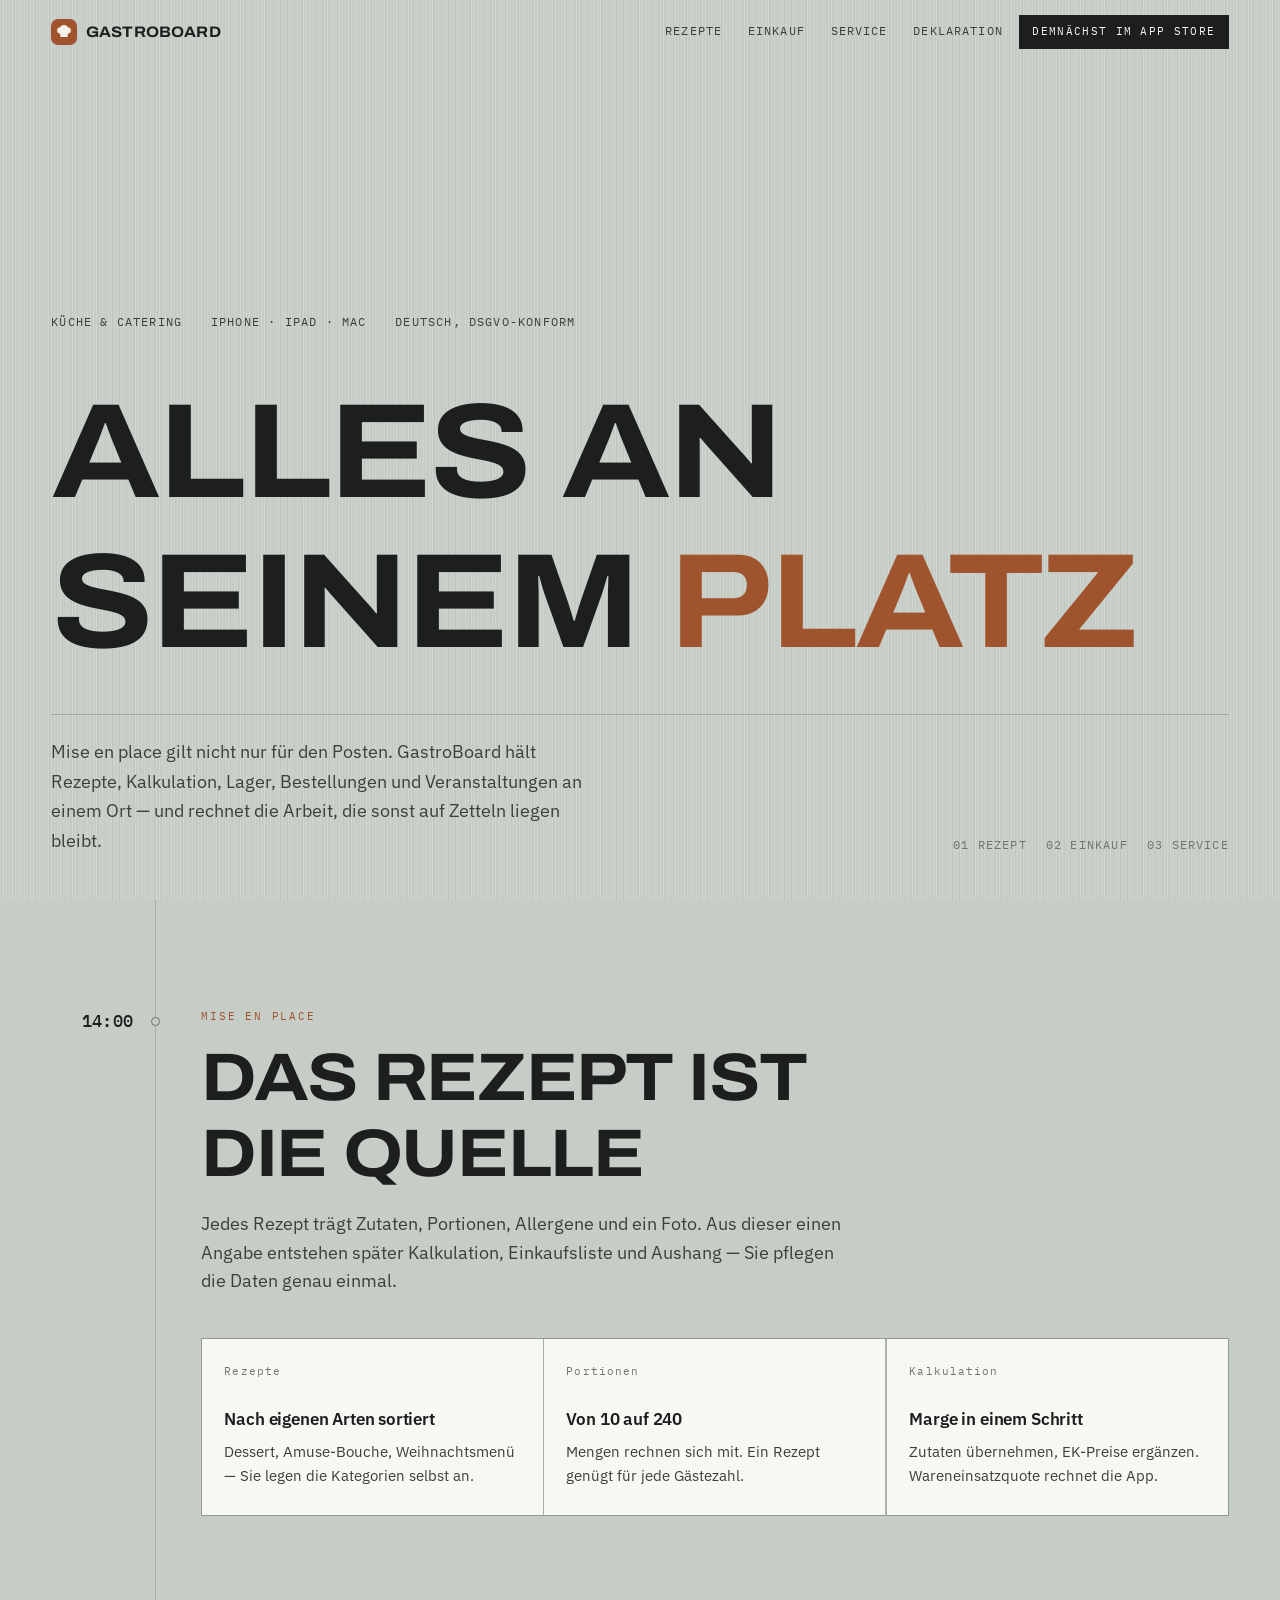
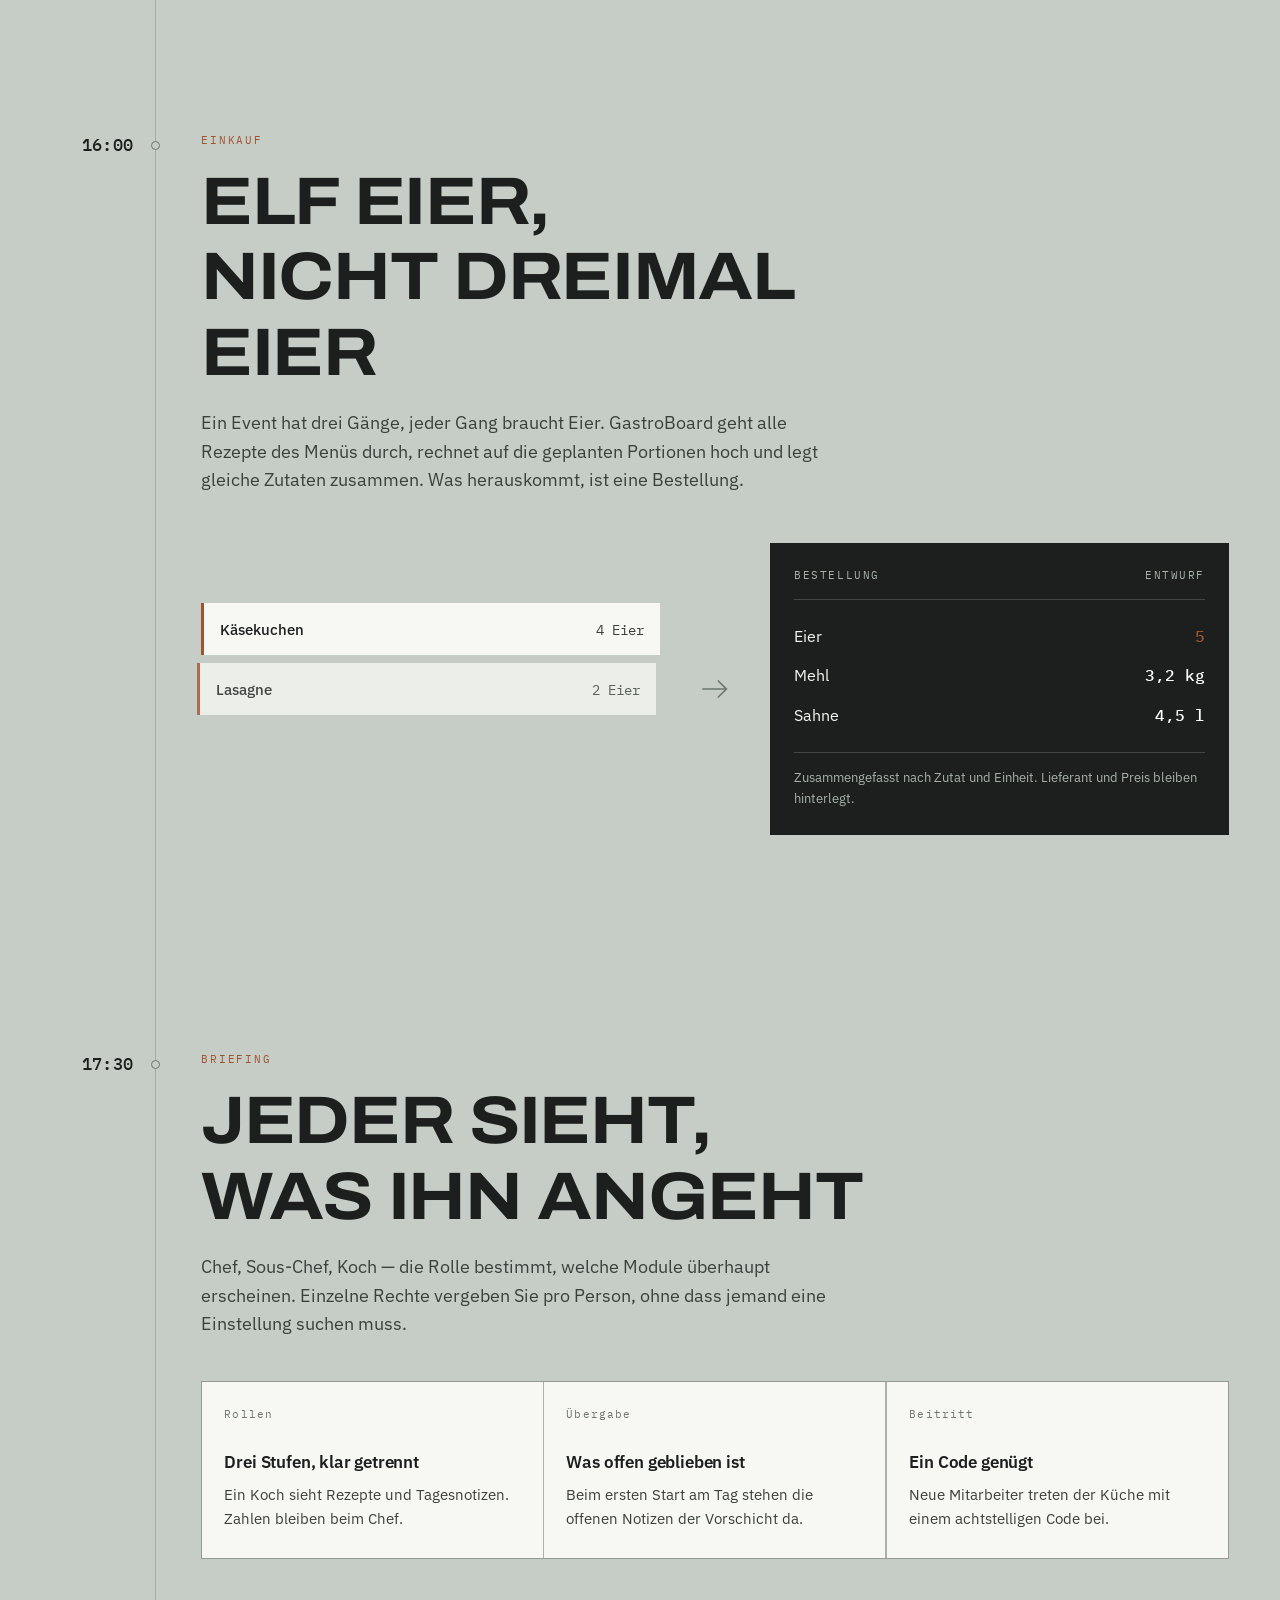
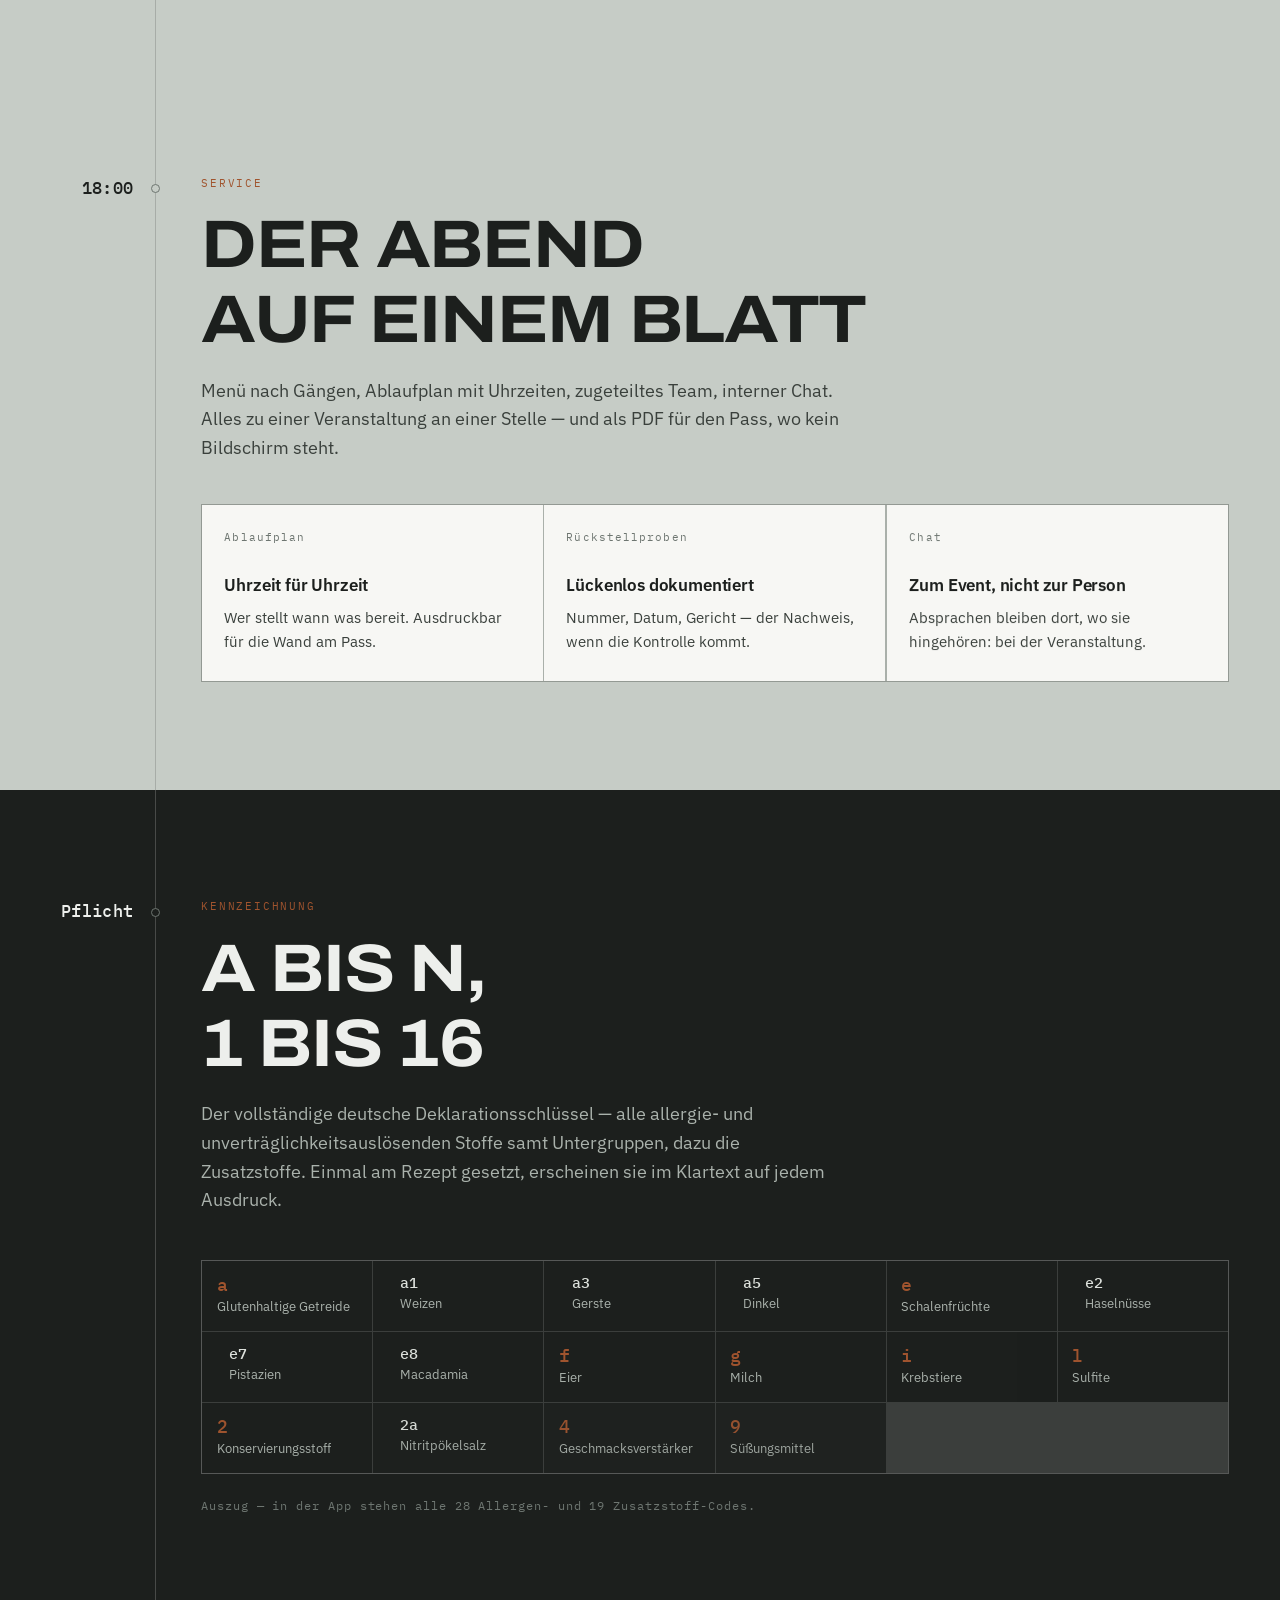
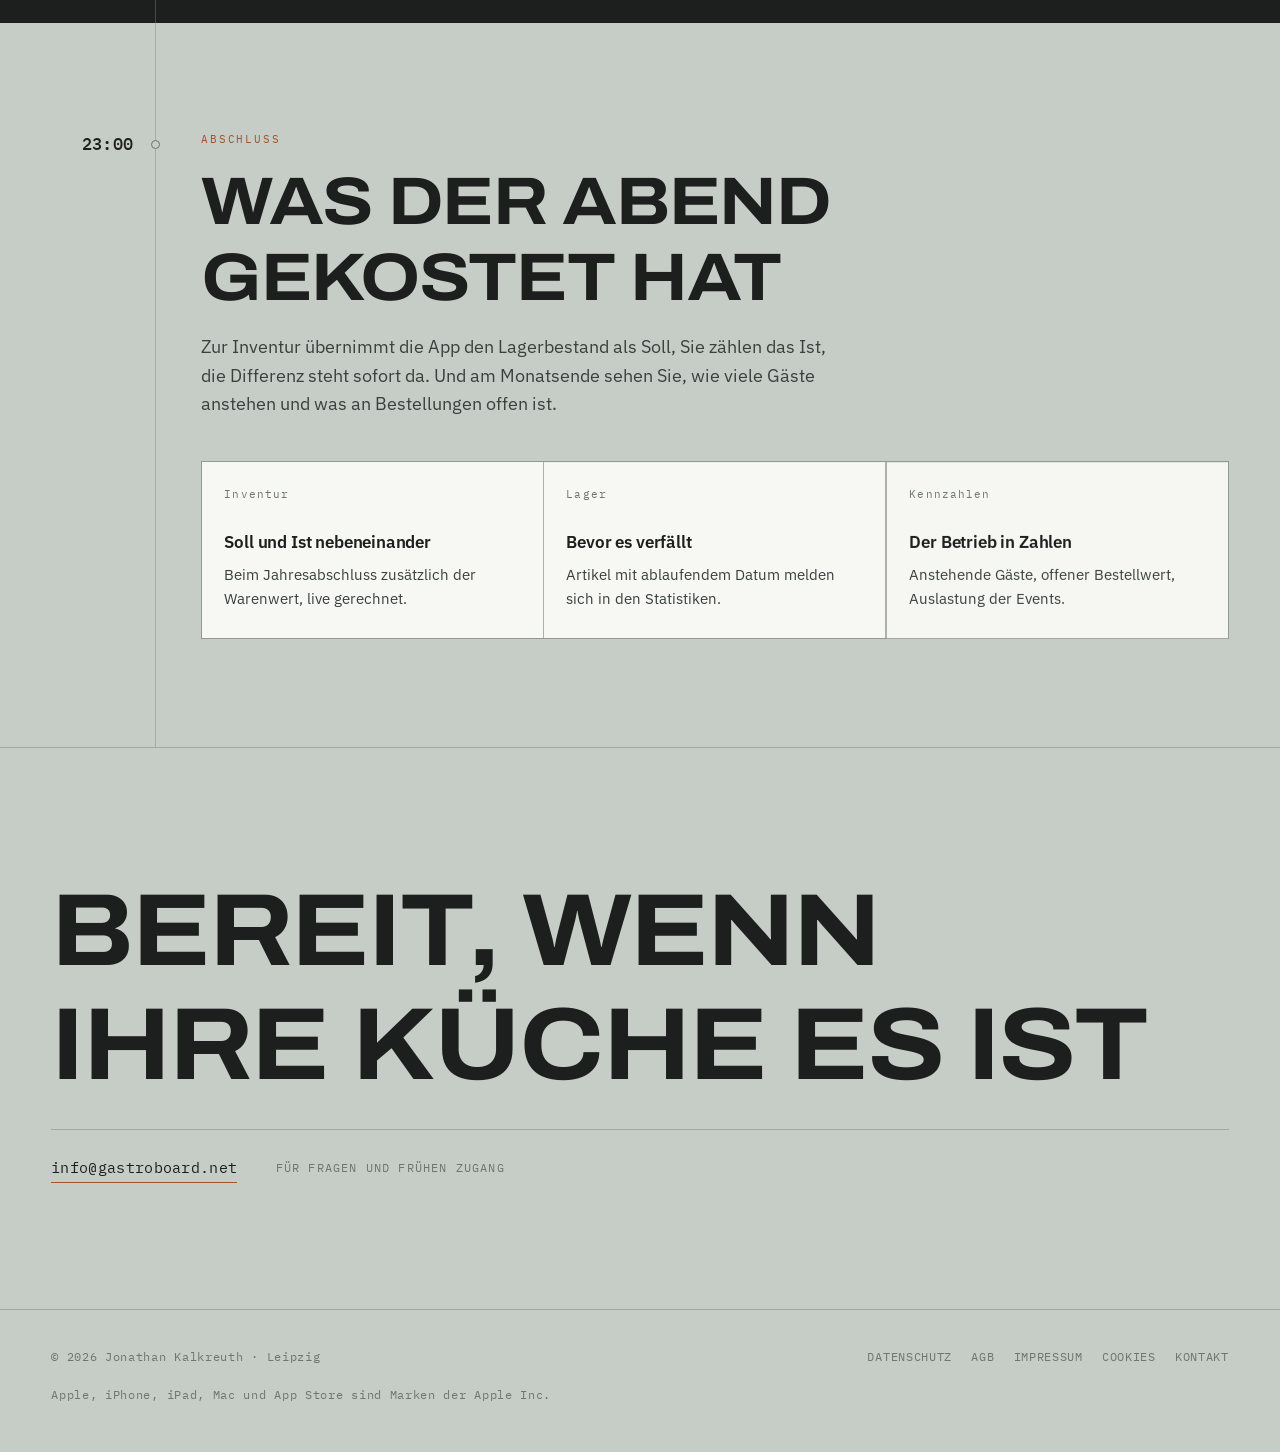
<file: index.html>
<!DOCTYPE html>
<html lang="de">
<head>
<meta charset="utf-8">
<meta name="viewport" content="width=device-width, initial-scale=1">
<title>GastroBoard — Alles an seinem Platz</title>
<meta name="description" content="Rezepte, Kalkulation, Lager, Inventur und Veranstaltungen in einer App. Für professionelle Küchen und Catering. iPhone, iPad und Mac.">
<link rel="canonical" href="https://gastroboard.net/">

<meta property="og:type" content="website">
<meta property="og:locale" content="de_DE">
<meta property="og:site_name" content="GastroBoard">
<meta property="og:title" content="GastroBoard — Alles an seinem Platz">
<meta property="og:description" content="Die Küchenverwaltung, die dem Tag folgt: Mise en place, Einkauf, Briefing, Service, Abschluss.">
<meta property="og:url" content="https://gastroboard.net/">
<meta name="twitter:card" content="summary_large_image">

<link rel="icon" href="/assets/logo.svg" type="image/svg+xml">
<link rel="apple-touch-icon" href="/assets/logo.svg">

<link rel="preload" href="/fonts/archivo-var.woff2" as="font" type="font/woff2" crossorigin>
<link rel="preload" href="/fonts/plex-sans-400.woff2" as="font" type="font/woff2" crossorigin>
<link rel="stylesheet" href="/css/style.css">
</head>
<body>

<a class="skip" href="#main">Zum Inhalt springen</a>

<header class="top" id="top">
  <a class="mark" href="/" aria-label="GastroBoard, Startseite">
    <svg viewBox="0 0 512 512" aria-hidden="true">
      <rect width="512" height="512" rx="112" fill="#A0542E"/>
      <g fill="#F7F1E9">
        <circle cx="256" cy="196" r="78"/><circle cx="184" cy="224" r="62"/><circle cx="328" cy="224" r="62"/>
        <rect x="178" y="216" width="156" height="94" rx="20"/>
        <path d="M194 296h124a11 11 0 0 1 11 11v36a13 13 0 0 1-13 13H196a13 13 0 0 1-13-13v-36a11 11 0 0 1 11-11z"/>
      </g>
    </svg>
    <span>GastroBoard</span>
  </a>

  <nav aria-label="Abschnitte">
    <a href="#mise">Rezepte</a>
    <a href="#einkauf">Einkauf</a>
    <a href="#service">Service</a>
    <a href="#deklaration">Deklaration</a>
  </nav>

  <span class="status">Demnächst im App&nbsp;Store</span>
</header>

<main id="main">

  <!-- ================================================================ Hero -->
  <section class="hero">
    <div class="hero-meta mono">
      <span>Küche &amp; Catering</span>
      <span>iPhone · iPad · Mac</span>
      <span>Deutsch, DSGVO-konform</span>
    </div>

    <h1 class="display" data-split>
      Alles an<br>seinem <em>Platz</em>
    </h1>

    <div class="hero-foot">
      <p>
        Mise en place gilt nicht nur für den Posten. GastroBoard hält Rezepte,
        Kalkulation, Lager, Bestellungen und Veranstaltungen an einem Ort —
        und rechnet die Arbeit, die sonst auf Zetteln liegen bleibt.
      </p>
      <div class="platforms mono" aria-hidden="true">
        <span>01 Rezept</span>
        <span>02 Einkauf</span>
        <span>03 Service</span>
      </div>
    </div>
  </section>

  <!-- ============================================================ Der Tag -->
  <div class="day">
    <div class="rail" aria-hidden="true"><i></i></div>

    <!-- --------------------------------------------------------- 14:00 -->
    <section class="station" id="mise">
      <div class="stamp">
        <span class="dot" aria-hidden="true"></span>
        <span class="time">14:00</span>
      </div>

      <span class="eyebrow">Mise en place</span>
      <h2 class="display" data-split>Das Rezept ist<br>die Quelle</h2>
      <p class="lede">
        Jedes Rezept trägt Zutaten, Portionen, Allergene und ein Foto. Aus dieser
        einen Angabe entstehen später Kalkulation, Einkaufsliste und Aushang —
        Sie pflegen die Daten genau einmal.
      </p>

      <div class="slips">
        <article class="slip" data-anim>
          <span class="idx">Rezepte</span>
          <h3>Nach eigenen Arten sortiert</h3>
          <p>Dessert, Amuse-Bouche, Weihnachtsmenü — Sie legen die Kategorien selbst an.</p>
        </article>
        <article class="slip" data-anim>
          <span class="idx">Portionen</span>
          <h3>Von 10 auf 240</h3>
          <p>Mengen rechnen sich mit. Ein Rezept genügt für jede Gästezahl.</p>
        </article>
        <article class="slip" data-anim>
          <span class="idx">Kalkulation</span>
          <h3>Marge in einem Schritt</h3>
          <p>Zutaten übernehmen, EK-Preise ergänzen. Wareneinsatzquote rechnet die App.</p>
        </article>
      </div>
    </section>

    <!-- --------------------------------------------------------- 16:00 -->
    <section class="station" id="einkauf">
      <div class="stamp">
        <span class="dot" aria-hidden="true"></span>
        <span class="time">16:00</span>
      </div>

      <span class="eyebrow">Einkauf</span>
      <h2 class="display" data-split>Elf Eier,<br>nicht dreimal Eier</h2>
      <p class="lede">
        Ein Event hat drei Gänge, jeder Gang braucht Eier. GastroBoard geht alle
        Rezepte des Menüs durch, rechnet auf die geplanten Portionen hoch und
        legt gleiche Zutaten zusammen. Was herauskommt, ist eine Bestellung.
      </p>

      <div class="merge" id="merge">
        <div class="sources">
          <div class="rcp" data-src><span class="name">Käsekuchen</span><span class="qty">4 Eier</span></div>
          <div class="rcp" data-src><span class="name">Lasagne</span><span class="qty">2 Eier</span></div>
          <div class="rcp" data-src><span class="name">Vanilleeis</span><span class="qty">5 Eier</span></div>
        </div>

        <div class="arrow" aria-hidden="true">
          <svg viewBox="0 0 24 24" fill="none" stroke="currentColor" stroke-width="1.2">
            <path d="M3 12h17M14 6l6 6-6 6"/>
          </svg>
        </div>

        <div class="result">
          <div class="hd"><span>Bestellung</span><span>Entwurf</span></div>
          <div class="row hi"><span class="name">Eier</span><span class="qty" data-count>11</span></div>
          <div class="row"><span class="name">Mehl</span><span class="qty">3,2 kg</span></div>
          <div class="row"><span class="name">Sahne</span><span class="qty">4,5 l</span></div>
          <p class="note">Zusammengefasst nach Zutat und Einheit. Lieferant und Preis bleiben hinterlegt.</p>
        </div>
      </div>
    </section>

    <!-- --------------------------------------------------------- 17:30 -->
    <section class="station" id="briefing">
      <div class="stamp">
        <span class="dot" aria-hidden="true"></span>
        <span class="time">17:30</span>
      </div>

      <span class="eyebrow">Briefing</span>
      <h2 class="display" data-split>Jeder sieht,<br>was ihn angeht</h2>
      <p class="lede">
        Chef, Sous-Chef, Koch — die Rolle bestimmt, welche Module überhaupt
        erscheinen. Einzelne Rechte vergeben Sie pro Person, ohne dass jemand
        eine Einstellung suchen muss.
      </p>

      <div class="slips">
        <article class="slip" data-anim>
          <span class="idx">Rollen</span>
          <h3>Drei Stufen, klar getrennt</h3>
          <p>Ein Koch sieht Rezepte und Tagesnotizen. Zahlen bleiben beim Chef.</p>
        </article>
        <article class="slip" data-anim>
          <span class="idx">Übergabe</span>
          <h3>Was offen geblieben ist</h3>
          <p>Beim ersten Start am Tag stehen die offenen Notizen der Vorschicht da.</p>
        </article>
        <article class="slip" data-anim>
          <span class="idx">Beitritt</span>
          <h3>Ein Code genügt</h3>
          <p>Neue Mitarbeiter treten der Küche mit einem achtstelligen Code bei.</p>
        </article>
      </div>
    </section>

    <!-- --------------------------------------------------------- 18:00 -->
    <section class="station" id="service">
      <div class="stamp">
        <span class="dot" aria-hidden="true"></span>
        <span class="time">18:00</span>
      </div>

      <span class="eyebrow">Service</span>
      <h2 class="display" data-split>Der Abend<br>auf einem Blatt</h2>
      <p class="lede">
        Menü nach Gängen, Ablaufplan mit Uhrzeiten, zugeteiltes Team, interner
        Chat. Alles zu einer Veranstaltung an einer Stelle — und als PDF für den
        Pass, wo kein Bildschirm steht.
      </p>

      <div class="slips">
        <article class="slip" data-anim>
          <span class="idx">Ablaufplan</span>
          <h3>Uhrzeit für Uhrzeit</h3>
          <p>Wer stellt wann was bereit. Ausdruckbar für die Wand am Pass.</p>
        </article>
        <article class="slip" data-anim>
          <span class="idx">Rückstellproben</span>
          <h3>Lückenlos dokumentiert</h3>
          <p>Nummer, Datum, Gericht — der Nachweis, wenn die Kontrolle kommt.</p>
        </article>
        <article class="slip" data-anim>
          <span class="idx">Chat</span>
          <h3>Zum Event, nicht zur Person</h3>
          <p>Absprachen bleiben dort, wo sie hingehören: bei der Veranstaltung.</p>
        </article>
      </div>
    </section>

    <!-- --------------------------------------------------- Deklaration -->
    <section class="station decl" id="deklaration">
      <div class="stamp">
        <span class="dot" aria-hidden="true"></span>
        <span class="time">Pflicht</span>
      </div>

      <span class="eyebrow">Kennzeichnung</span>
      <h2 class="display" data-split>a bis n,<br>1 bis 16</h2>
      <p class="lede">
        Der vollständige deutsche Deklarationsschlüssel — alle allergie- und
        unverträglichkeitsauslösenden Stoffe samt Untergruppen, dazu die
        Zusatzstoffe. Einmal am Rezept gesetzt, erscheinen sie im Klartext auf
        jedem Ausdruck.
      </p>

      <div class="keygrid" id="keys">
        <div class="key"><span class="c">a</span><span class="l">Glutenhaltige Getreide</span></div>
        <div class="key sub"><span class="c">a1</span><span class="l">Weizen</span></div>
        <div class="key sub"><span class="c">a3</span><span class="l">Gerste</span></div>
        <div class="key sub"><span class="c">a5</span><span class="l">Dinkel</span></div>
        <div class="key"><span class="c">e</span><span class="l">Schalenfrüchte</span></div>
        <div class="key sub"><span class="c">e2</span><span class="l">Haselnüsse</span></div>
        <div class="key sub"><span class="c">e7</span><span class="l">Pistazien</span></div>
        <div class="key sub"><span class="c">e8</span><span class="l">Macadamia</span></div>
        <div class="key"><span class="c">f</span><span class="l">Eier</span></div>
        <div class="key"><span class="c">g</span><span class="l">Milch</span></div>
        <div class="key"><span class="c">i</span><span class="l">Krebstiere</span></div>
        <div class="key"><span class="c">l</span><span class="l">Sulfite</span></div>
        <div class="key"><span class="c">2</span><span class="l">Konservierungsstoff</span></div>
        <div class="key sub"><span class="c">2a</span><span class="l">Nitritpökelsalz</span></div>
        <div class="key"><span class="c">4</span><span class="l">Geschmacksverstärker</span></div>
        <div class="key"><span class="c">9</span><span class="l">Süßungsmittel</span></div>
      </div>

      <p class="decl-foot">Auszug — in der App stehen alle 28 Allergen- und 19 Zusatzstoff-Codes.</p>
    </section>

    <!-- --------------------------------------------------------- 23:00 -->
    <section class="station" id="abschluss">
      <div class="stamp">
        <span class="dot" aria-hidden="true"></span>
        <span class="time">23:00</span>
      </div>

      <span class="eyebrow">Abschluss</span>
      <h2 class="display" data-split>Was der Abend<br>gekostet hat</h2>
      <p class="lede">
        Zur Inventur übernimmt die App den Lagerbestand als Soll, Sie zählen das
        Ist, die Differenz steht sofort da. Und am Monatsende sehen Sie, wie
        viele Gäste anstehen und was an Bestellungen offen ist.
      </p>

      <div class="slips">
        <article class="slip" data-anim>
          <span class="idx">Inventur</span>
          <h3>Soll und Ist nebeneinander</h3>
          <p>Beim Jahresabschluss zusätzlich der Warenwert, live gerechnet.</p>
        </article>
        <article class="slip" data-anim>
          <span class="idx">Lager</span>
          <h3>Bevor es verfällt</h3>
          <p>Artikel mit ablaufendem Datum melden sich in den Statistiken.</p>
        </article>
        <article class="slip" data-anim>
          <span class="idx">Kennzahlen</span>
          <h3>Der Betrieb in Zahlen</h3>
          <p>Anstehende Gäste, offener Bestellwert, Auslastung der Events.</p>
        </article>
      </div>
    </section>
  </div>

  <!-- ============================================================ Schluss -->
  <section class="close-cta">
    <h2 class="display" data-split>Bereit, wenn<br>Ihre Küche es ist</h2>
    <div class="row">
      <a class="mailto" href="mailto:info@gastroboard.net">info@gastroboard.net</a>
      <span class="mono" style="color:var(--steel-500)">Für Fragen und frühen Zugang</span>
    </div>
  </section>
</main>

<footer class="foot">
  <span>© <span id="yr">2026</span> Jonathan Kalkreuth · Leipzig</span>
  <nav aria-label="Rechtliches">
    <a href="/datenschutz/">Datenschutz</a>
    <a href="/agb/">AGB</a>
    <a href="/impressum/">Impressum</a>
    <a href="/cookies/">Cookies</a>
    <a href="/kontakt/">Kontakt</a>
  </nav>
  <span class="legal-note">Apple, iPhone, iPad, Mac und App Store sind Marken der Apple Inc.</span>
</footer>

<script src="/vendor/gsap.min.js"></script>
<script src="/vendor/ScrollTrigger.min.js"></script>
<script src="/vendor/lenis.min.js"></script>
<script src="/vendor/split-type.min.js"></script>
<script src="/js/main.js"></script>
</body>
</html>
</file>
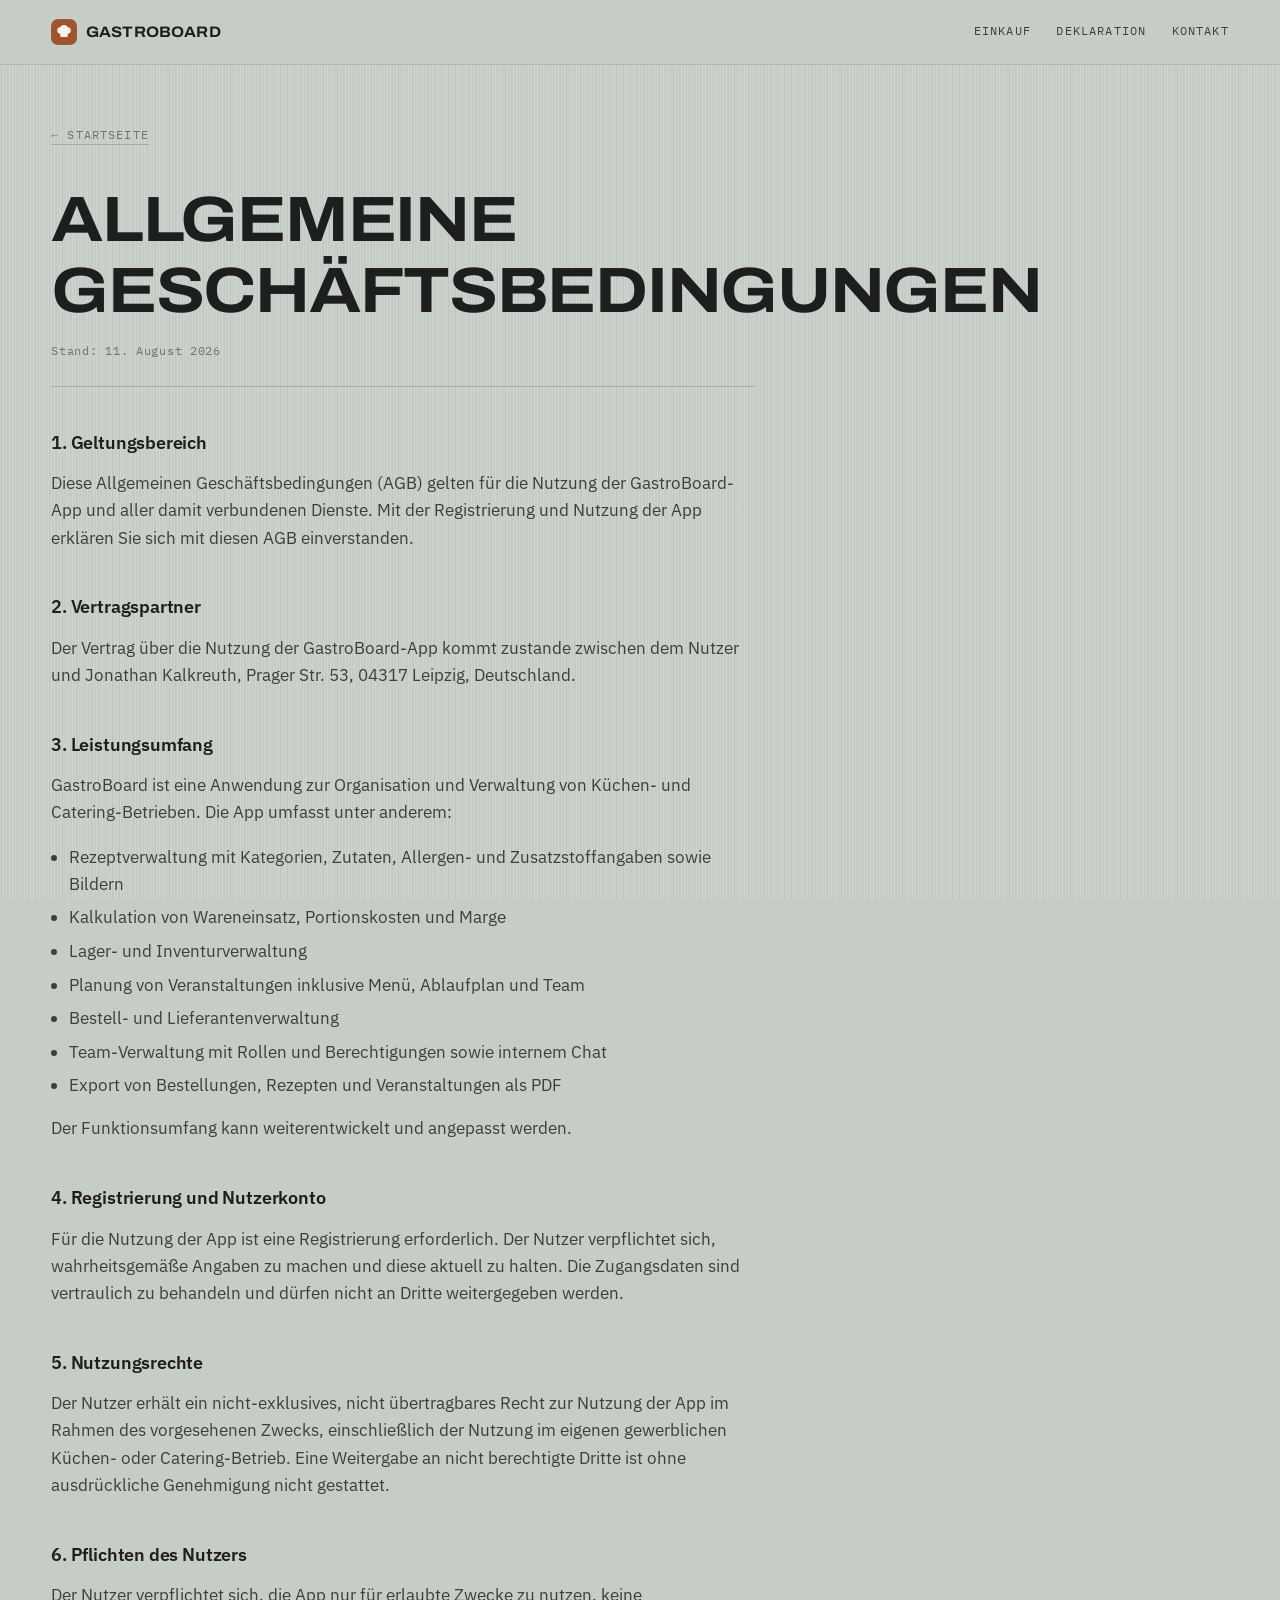
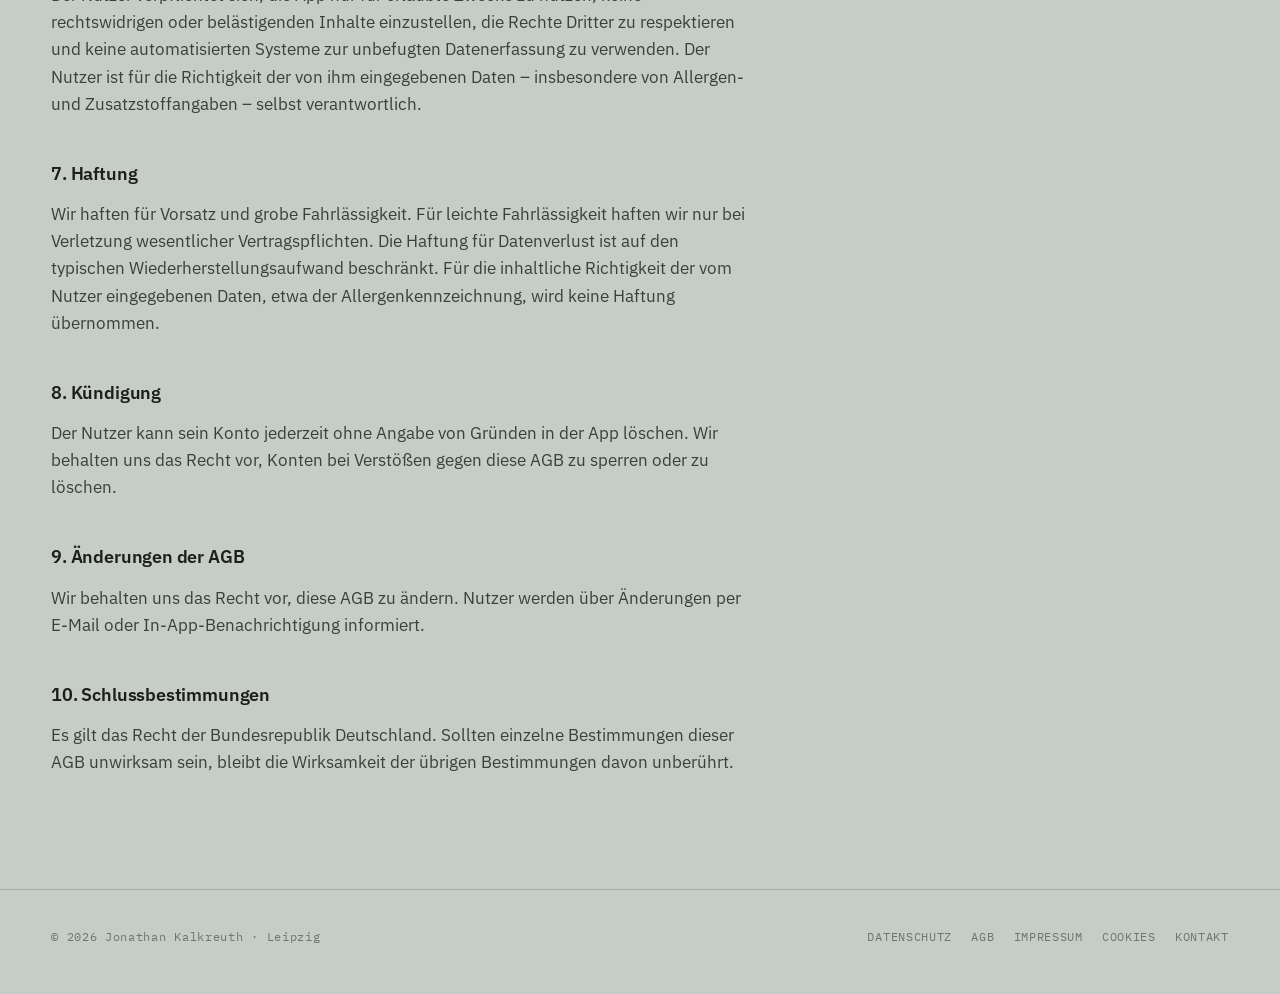
<file: agb/index.html>
<!DOCTYPE html>
<html lang="de">
<head>
<meta charset="utf-8">
<meta name="viewport" content="width=device-width, initial-scale=1">
<title>Allgemeine Geschäftsbedingungen — GastroBoard</title>
<meta name="description" content="Nutzungsbedingungen für die GastroBoard-App.">
<link rel="canonical" href="https://gastroboard.net/agb/">
<meta property="og:type" content="article">
<meta property="og:locale" content="de_DE">
<meta property="og:site_name" content="GastroBoard">
<meta property="og:title" content="Allgemeine Geschäftsbedingungen — GastroBoard">
<link rel="icon" href="/assets/logo.svg" type="image/svg+xml">
<link rel="preload" href="/fonts/archivo-var.woff2" as="font" type="font/woff2" crossorigin>
<link rel="preload" href="/fonts/plex-sans-400.woff2" as="font" type="font/woff2" crossorigin>
<link rel="stylesheet" href="/css/style.css">
</head>
<body>

<a class="skip" href="#main">Zum Inhalt springen</a>

<header class="top stuck" id="top">
  <a class="mark" href="/" aria-label="GastroBoard, Startseite">
    <svg viewBox="0 0 512 512" aria-hidden="true">
      <rect width="512" height="512" rx="112" fill="#A0542E"/>
      <g fill="#F7F1E9">
        <circle cx="256" cy="196" r="78"/><circle cx="184" cy="224" r="62"/><circle cx="328" cy="224" r="62"/>
        <rect x="178" y="216" width="156" height="94" rx="20"/>
        <path d="M194 296h124a11 11 0 0 1 11 11v36a13 13 0 0 1-13 13H196a13 13 0 0 1-13-13v-36a11 11 0 0 1 11-11z"/>
      </g>
    </svg>
    <span>GastroBoard</span>
  </a>
  <nav aria-label="Abschnitte">
    <a href="/#einkauf">Einkauf</a>
    <a href="/#deklaration">Deklaration</a>
    <a href="/kontakt/">Kontakt</a>
  </nav>
</header>

<main id="main" class="doc">
  <div class="inner">
    <a class="back" href="/">&larr; Startseite</a>
    <h1 class="display">Allgemeine Geschäftsbedingungen</h1>
    <p class="meta">Stand: 11. August 2026</p>

<h2>1. Geltungsbereich</h2>
      <p>Diese Allgemeinen Geschäftsbedingungen (AGB) gelten für die Nutzung der GastroBoard-App und aller damit verbundenen Dienste. Mit der Registrierung und Nutzung der App erklären Sie sich mit diesen AGB einverstanden.</p>

      <h2>2. Vertragspartner</h2>
      <p>Der Vertrag über die Nutzung der GastroBoard-App kommt zustande zwischen dem Nutzer und Jonathan Kalkreuth, Prager Str. 53, 04317 Leipzig, Deutschland.</p>

      <h2>3. Leistungsumfang</h2>
      <p>GastroBoard ist eine Anwendung zur Organisation und Verwaltung von Küchen- und Catering-Betrieben. Die App umfasst unter anderem:</p>
      <ul>
        <li>Rezeptverwaltung mit Kategorien, Zutaten, Allergen- und Zusatzstoffangaben sowie Bildern</li>
        <li>Kalkulation von Wareneinsatz, Portionskosten und Marge</li>
        <li>Lager- und Inventurverwaltung</li>
        <li>Planung von Veranstaltungen inklusive Menü, Ablaufplan und Team</li>
        <li>Bestell- und Lieferantenverwaltung</li>
        <li>Team-Verwaltung mit Rollen und Berechtigungen sowie internem Chat</li>
        <li>Export von Bestellungen, Rezepten und Veranstaltungen als PDF</li>
      </ul>
      <p>Der Funktionsumfang kann weiterentwickelt und angepasst werden.</p>

      <h2>4. Registrierung und Nutzerkonto</h2>
      <p>Für die Nutzung der App ist eine Registrierung erforderlich. Der Nutzer verpflichtet sich, wahrheitsgemäße Angaben zu machen und diese aktuell zu halten. Die Zugangsdaten sind vertraulich zu behandeln und dürfen nicht an Dritte weitergegeben werden.</p>

      <h2>5. Nutzungsrechte</h2>
      <p>Der Nutzer erhält ein nicht-exklusives, nicht übertragbares Recht zur Nutzung der App im Rahmen des vorgesehenen Zwecks, einschließlich der Nutzung im eigenen gewerblichen Küchen- oder Catering-Betrieb. Eine Weitergabe an nicht berechtigte Dritte ist ohne ausdrückliche Genehmigung nicht gestattet.</p>

      <h2>6. Pflichten des Nutzers</h2>
      <p>Der Nutzer verpflichtet sich, die App nur für erlaubte Zwecke zu nutzen, keine rechtswidrigen oder belästigenden Inhalte einzustellen, die Rechte Dritter zu respektieren und keine automatisierten Systeme zur unbefugten Datenerfassung zu verwenden. Der Nutzer ist für die Richtigkeit der von ihm eingegebenen Daten – insbesondere von Allergen- und Zusatzstoffangaben – selbst verantwortlich.</p>

      <h2>7. Haftung</h2>
      <p>Wir haften für Vorsatz und grobe Fahrlässigkeit. Für leichte Fahrlässigkeit haften wir nur bei Verletzung wesentlicher Vertragspflichten. Die Haftung für Datenverlust ist auf den typischen Wiederherstellungsaufwand beschränkt. Für die inhaltliche Richtigkeit der vom Nutzer eingegebenen Daten, etwa der Allergenkennzeichnung, wird keine Haftung übernommen.</p>

      <h2>8. Kündigung</h2>
      <p>Der Nutzer kann sein Konto jederzeit ohne Angabe von Gründen in der App löschen. Wir behalten uns das Recht vor, Konten bei Verstößen gegen diese AGB zu sperren oder zu löschen.</p>

      <h2>9. Änderungen der AGB</h2>
      <p>Wir behalten uns das Recht vor, diese AGB zu ändern. Nutzer werden über Änderungen per E-Mail oder In-App-Benachrichtigung informiert.</p>

      <h2>10. Schlussbestimmungen</h2>
      <p>Es gilt das Recht der Bundesrepublik Deutschland. Sollten einzelne Bestimmungen dieser AGB unwirksam sein, bleibt die Wirksamkeit der übrigen Bestimmungen davon unberührt.</p>
  </div>
</main>

<footer class="foot">
  <span>© <span id="yr">2026</span> Jonathan Kalkreuth · Leipzig</span>
  <nav aria-label="Rechtliches">
    <a href="/datenschutz/">Datenschutz</a>
    <a href="/agb/">AGB</a>
    <a href="/impressum/">Impressum</a>
    <a href="/cookies/">Cookies</a>
    <a href="/kontakt/">Kontakt</a>
  </nav>
</footer>

<script>document.getElementById('yr').textContent = new Date().getFullYear();</script>
</body>
</html>
</file>
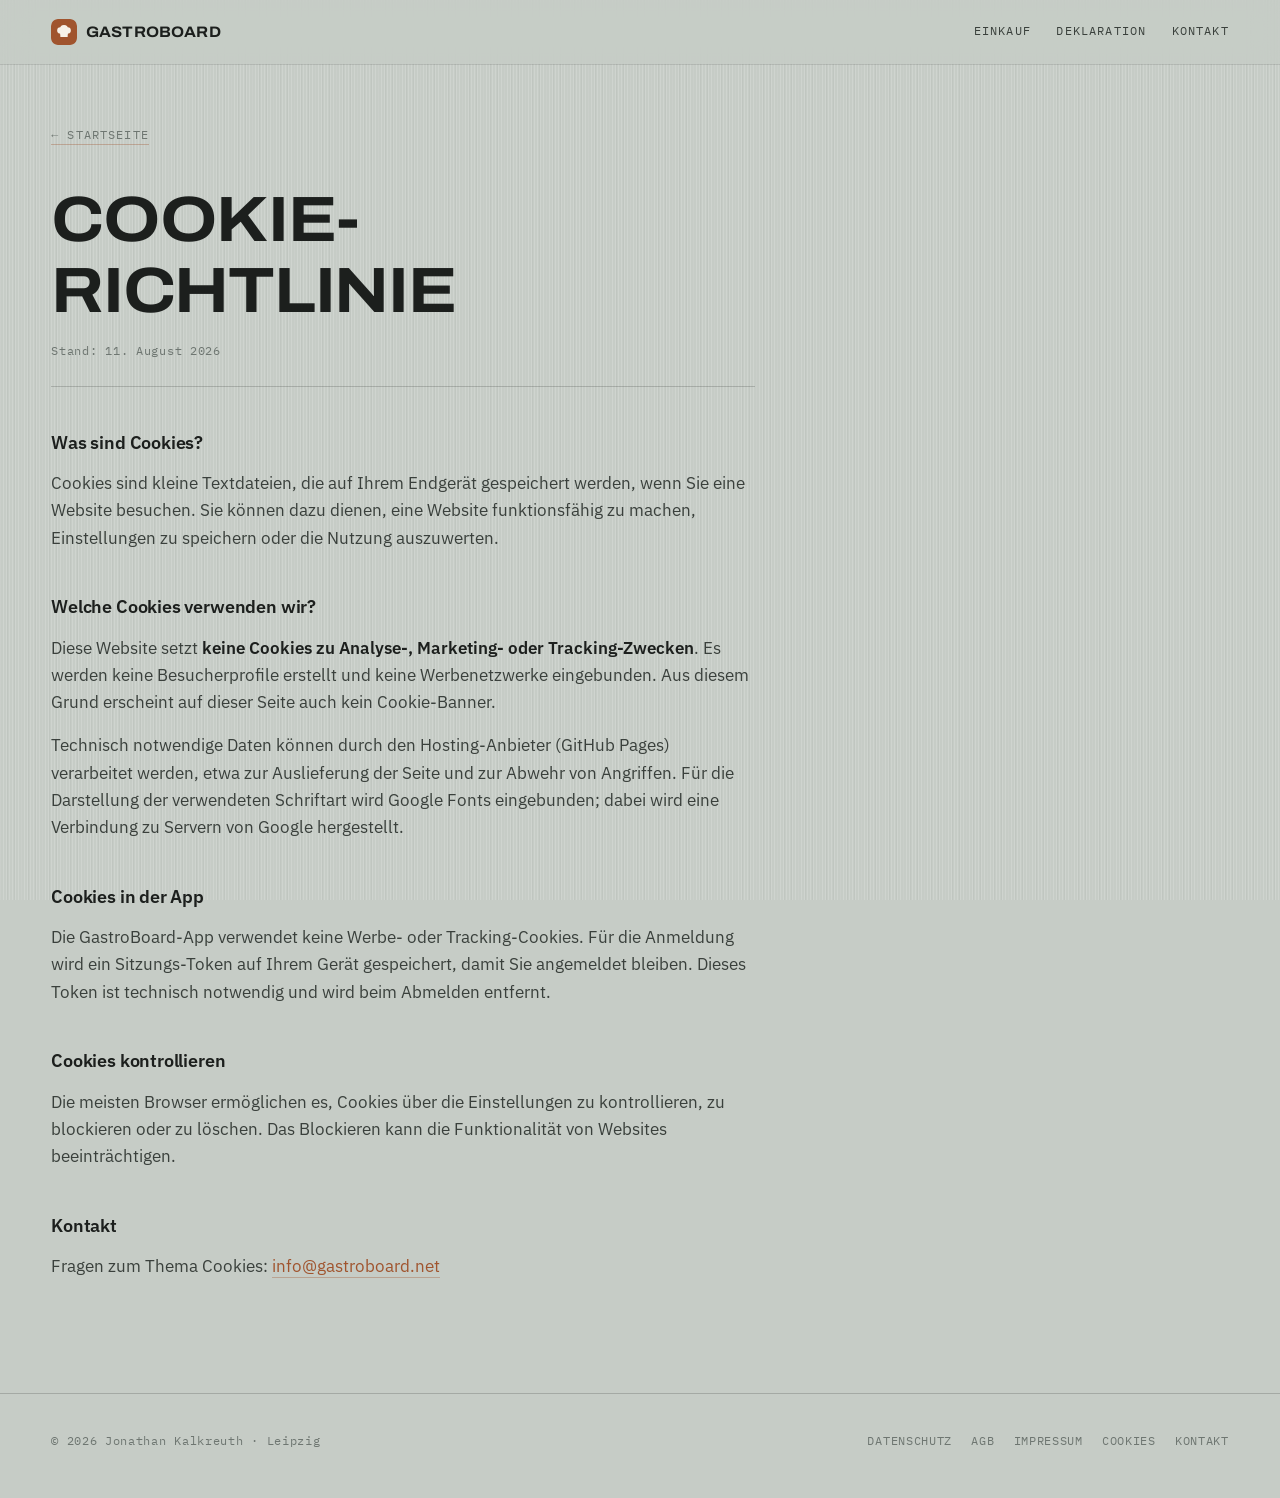
<file: cookies/index.html>
<!DOCTYPE html>
<html lang="de">
<head>
<meta charset="utf-8">
<meta name="viewport" content="width=device-width, initial-scale=1">
<title>Cookie-Richtlinie — GastroBoard</title>
<meta name="description" content="Diese Website nutzt keine Tracking-Cookies.">
<link rel="canonical" href="https://gastroboard.net/cookies/">
<meta property="og:type" content="article">
<meta property="og:locale" content="de_DE">
<meta property="og:site_name" content="GastroBoard">
<meta property="og:title" content="Cookie-Richtlinie — GastroBoard">
<link rel="icon" href="/assets/logo.svg" type="image/svg+xml">
<link rel="preload" href="/fonts/archivo-var.woff2" as="font" type="font/woff2" crossorigin>
<link rel="preload" href="/fonts/plex-sans-400.woff2" as="font" type="font/woff2" crossorigin>
<link rel="stylesheet" href="/css/style.css">
</head>
<body>

<a class="skip" href="#main">Zum Inhalt springen</a>

<header class="top stuck" id="top">
  <a class="mark" href="/" aria-label="GastroBoard, Startseite">
    <svg viewBox="0 0 512 512" aria-hidden="true">
      <rect width="512" height="512" rx="112" fill="#A0542E"/>
      <g fill="#F7F1E9">
        <circle cx="256" cy="196" r="78"/><circle cx="184" cy="224" r="62"/><circle cx="328" cy="224" r="62"/>
        <rect x="178" y="216" width="156" height="94" rx="20"/>
        <path d="M194 296h124a11 11 0 0 1 11 11v36a13 13 0 0 1-13 13H196a13 13 0 0 1-13-13v-36a11 11 0 0 1 11-11z"/>
      </g>
    </svg>
    <span>GastroBoard</span>
  </a>
  <nav aria-label="Abschnitte">
    <a href="/#einkauf">Einkauf</a>
    <a href="/#deklaration">Deklaration</a>
    <a href="/kontakt/">Kontakt</a>
  </nav>
</header>

<main id="main" class="doc">
  <div class="inner">
    <a class="back" href="/">&larr; Startseite</a>
    <h1 class="display">Cookie-Richtlinie</h1>
    <p class="meta">Stand: 11. August 2026</p>

<h2>Was sind Cookies?</h2>
      <p>Cookies sind kleine Textdateien, die auf Ihrem Endgerät gespeichert werden, wenn Sie eine Website besuchen. Sie können dazu dienen, eine Website funktionsfähig zu machen, Einstellungen zu speichern oder die Nutzung auszuwerten.</p>

      <h2>Welche Cookies verwenden wir?</h2>
      <p>Diese Website setzt <strong>keine Cookies zu Analyse-, Marketing- oder Tracking-Zwecken</strong>. Es werden keine Besucherprofile erstellt und keine Werbenetzwerke eingebunden. Aus diesem Grund erscheint auf dieser Seite auch kein Cookie-Banner.</p>
      <p>Technisch notwendige Daten können durch den Hosting-Anbieter (GitHub Pages) verarbeitet werden, etwa zur Auslieferung der Seite und zur Abwehr von Angriffen. Für die Darstellung der verwendeten Schriftart wird Google Fonts eingebunden; dabei wird eine Verbindung zu Servern von Google hergestellt.</p>

      <h2>Cookies in der App</h2>
      <p>Die GastroBoard-App verwendet keine Werbe- oder Tracking-Cookies. Für die Anmeldung wird ein Sitzungs-Token auf Ihrem Gerät gespeichert, damit Sie angemeldet bleiben. Dieses Token ist technisch notwendig und wird beim Abmelden entfernt.</p>

      <h2>Cookies kontrollieren</h2>
      <p>Die meisten Browser ermöglichen es, Cookies über die Einstellungen zu kontrollieren, zu blockieren oder zu löschen. Das Blockieren kann die Funktionalität von Websites beeinträchtigen.</p>

      <h2>Kontakt</h2>
      <p>Fragen zum Thema Cookies: <a href="mailto:info@gastroboard.net">info@gastroboard.net</a></p>
  </div>
</main>

<footer class="foot">
  <span>© <span id="yr">2026</span> Jonathan Kalkreuth · Leipzig</span>
  <nav aria-label="Rechtliches">
    <a href="/datenschutz/">Datenschutz</a>
    <a href="/agb/">AGB</a>
    <a href="/impressum/">Impressum</a>
    <a href="/cookies/">Cookies</a>
    <a href="/kontakt/">Kontakt</a>
  </nav>
</footer>

<script>document.getElementById('yr').textContent = new Date().getFullYear();</script>
</body>
</html>
</file>
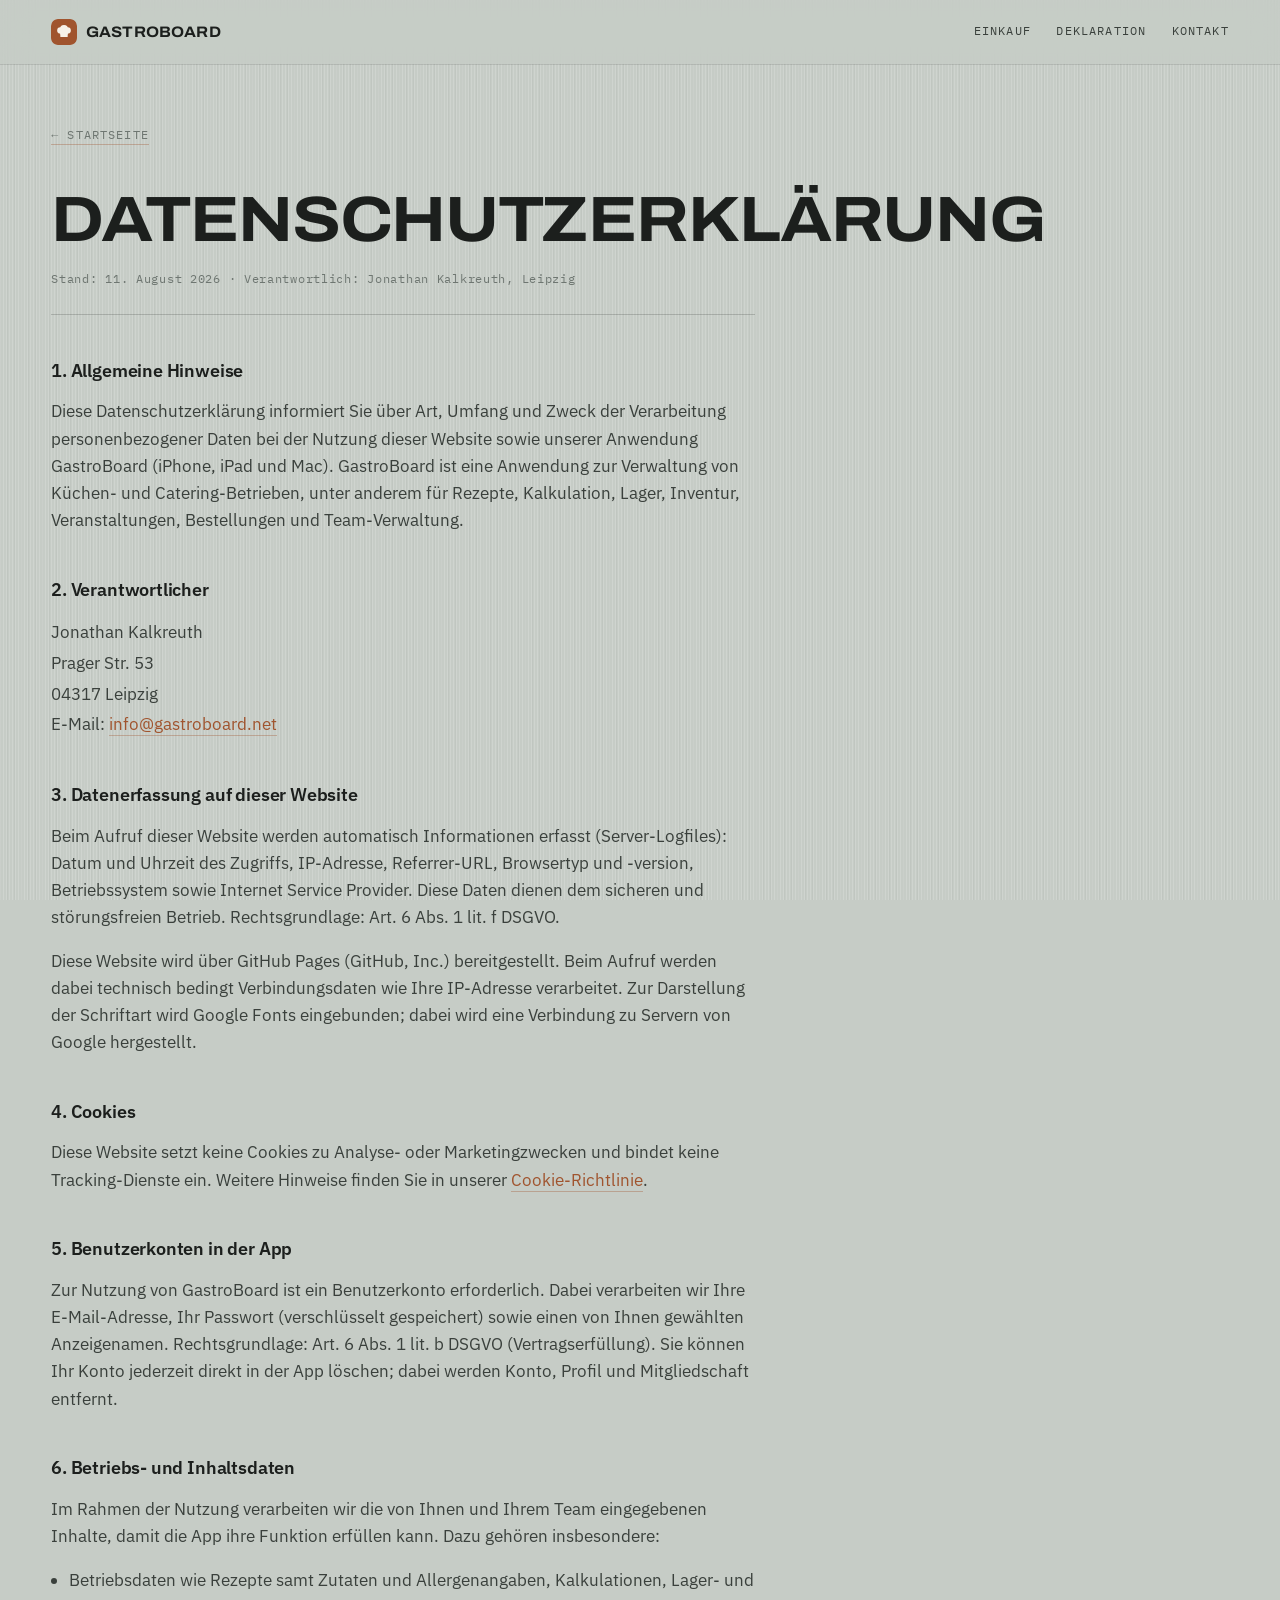
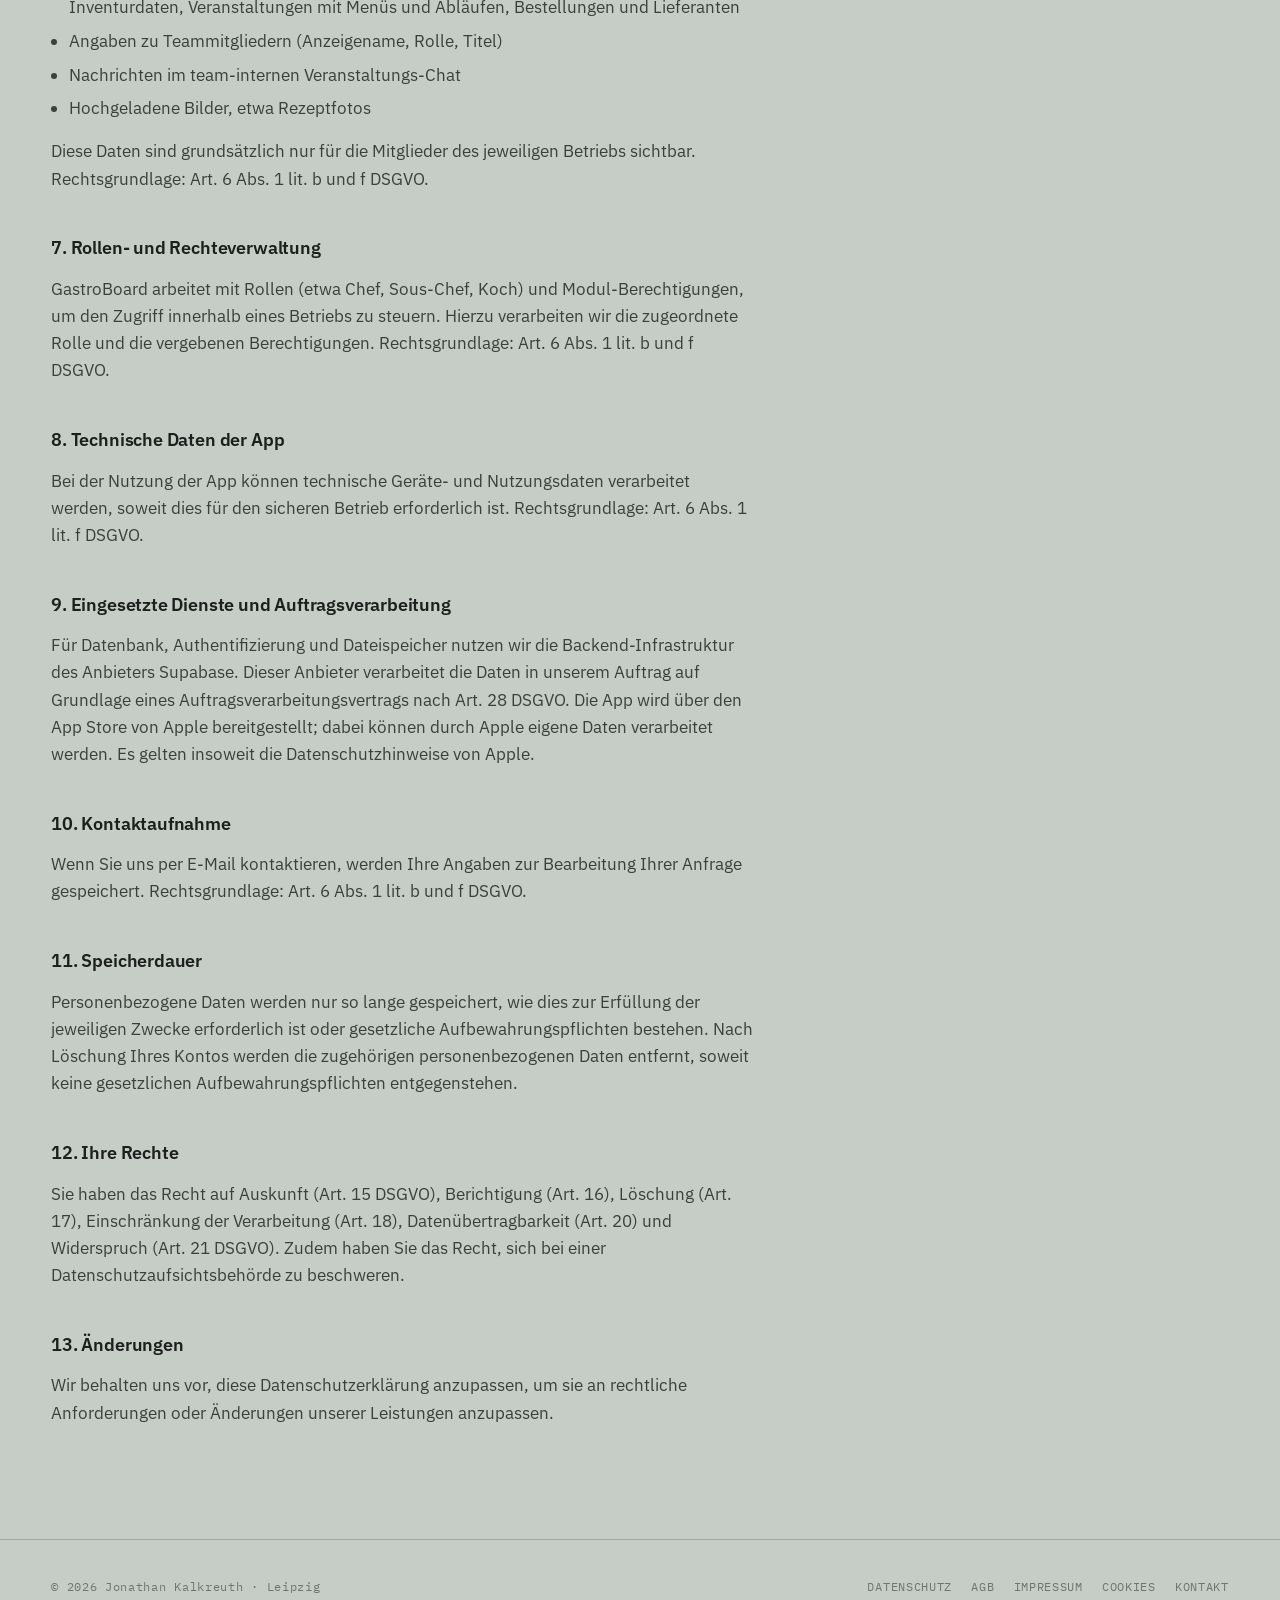
<file: datenschutz/index.html>
<!DOCTYPE html>
<html lang="de">
<head>
<meta charset="utf-8">
<meta name="viewport" content="width=device-width, initial-scale=1">
<title>Datenschutzerklärung — GastroBoard</title>
<meta name="description" content="Wie GastroBoard personenbezogene Daten verarbeitet.">
<link rel="canonical" href="https://gastroboard.net/datenschutz/">
<meta property="og:type" content="article">
<meta property="og:locale" content="de_DE">
<meta property="og:site_name" content="GastroBoard">
<meta property="og:title" content="Datenschutzerklärung — GastroBoard">
<link rel="icon" href="/assets/logo.svg" type="image/svg+xml">
<link rel="preload" href="/fonts/archivo-var.woff2" as="font" type="font/woff2" crossorigin>
<link rel="preload" href="/fonts/plex-sans-400.woff2" as="font" type="font/woff2" crossorigin>
<link rel="stylesheet" href="/css/style.css">
</head>
<body>

<a class="skip" href="#main">Zum Inhalt springen</a>

<header class="top stuck" id="top">
  <a class="mark" href="/" aria-label="GastroBoard, Startseite">
    <svg viewBox="0 0 512 512" aria-hidden="true">
      <rect width="512" height="512" rx="112" fill="#A0542E"/>
      <g fill="#F7F1E9">
        <circle cx="256" cy="196" r="78"/><circle cx="184" cy="224" r="62"/><circle cx="328" cy="224" r="62"/>
        <rect x="178" y="216" width="156" height="94" rx="20"/>
        <path d="M194 296h124a11 11 0 0 1 11 11v36a13 13 0 0 1-13 13H196a13 13 0 0 1-13-13v-36a11 11 0 0 1 11-11z"/>
      </g>
    </svg>
    <span>GastroBoard</span>
  </a>
  <nav aria-label="Abschnitte">
    <a href="/#einkauf">Einkauf</a>
    <a href="/#deklaration">Deklaration</a>
    <a href="/kontakt/">Kontakt</a>
  </nav>
</header>

<main id="main" class="doc">
  <div class="inner">
    <a class="back" href="/">&larr; Startseite</a>
    <h1 class="display">Datenschutzerklärung</h1>
    <p class="meta">Stand: 11. August 2026 · Verantwortlich: Jonathan Kalkreuth, Leipzig</p>

<h2>1. Allgemeine Hinweise</h2>
      <p>Diese Datenschutzerklärung informiert Sie über Art, Umfang und Zweck der Verarbeitung personenbezogener Daten bei der Nutzung dieser Website sowie unserer Anwendung GastroBoard (iPhone, iPad und Mac). GastroBoard ist eine Anwendung zur Verwaltung von Küchen- und Catering-Betrieben, unter anderem für Rezepte, Kalkulation, Lager, Inventur, Veranstaltungen, Bestellungen und Team-Verwaltung.</p>

      <h2>2. Verantwortlicher</h2>
      <address>
        Jonathan Kalkreuth<br>
        Prager Str. 53<br>
        04317 Leipzig<br>
        E-Mail: <a href="mailto:info@gastroboard.net">info@gastroboard.net</a>
      </address>

      <h2>3. Datenerfassung auf dieser Website</h2>
      <p>Beim Aufruf dieser Website werden automatisch Informationen erfasst (Server-Logfiles): Datum und Uhrzeit des Zugriffs, IP-Adresse, Referrer-URL, Browsertyp und -version, Betriebssystem sowie Internet Service Provider. Diese Daten dienen dem sicheren und störungsfreien Betrieb. Rechtsgrundlage: Art. 6 Abs. 1 lit. f DSGVO.</p>
      <p>Diese Website wird über GitHub Pages (GitHub, Inc.) bereitgestellt. Beim Aufruf werden dabei technisch bedingt Verbindungsdaten wie Ihre IP-Adresse verarbeitet. Zur Darstellung der Schriftart wird Google Fonts eingebunden; dabei wird eine Verbindung zu Servern von Google hergestellt.</p>

      <h2>4. Cookies</h2>
      <p>Diese Website setzt keine Cookies zu Analyse- oder Marketingzwecken und bindet keine Tracking-Dienste ein. Weitere Hinweise finden Sie in unserer <a href="/cookies/">Cookie-Richtlinie</a>.</p>

      <h2>5. Benutzerkonten in der App</h2>
      <p>Zur Nutzung von GastroBoard ist ein Benutzerkonto erforderlich. Dabei verarbeiten wir Ihre E-Mail-Adresse, Ihr Passwort (verschlüsselt gespeichert) sowie einen von Ihnen gewählten Anzeigenamen. Rechtsgrundlage: Art. 6 Abs. 1 lit. b DSGVO (Vertragserfüllung). Sie können Ihr Konto jederzeit direkt in der App löschen; dabei werden Konto, Profil und Mitgliedschaft entfernt.</p>

      <h2>6. Betriebs- und Inhaltsdaten</h2>
      <p>Im Rahmen der Nutzung verarbeiten wir die von Ihnen und Ihrem Team eingegebenen Inhalte, damit die App ihre Funktion erfüllen kann. Dazu gehören insbesondere:</p>
      <ul>
        <li>Betriebsdaten wie Rezepte samt Zutaten und Allergenangaben, Kalkulationen, Lager- und Inventurdaten, Veranstaltungen mit Menüs und Abläufen, Bestellungen und Lieferanten</li>
        <li>Angaben zu Teammitgliedern (Anzeigename, Rolle, Titel)</li>
        <li>Nachrichten im team-internen Veranstaltungs-Chat</li>
        <li>Hochgeladene Bilder, etwa Rezeptfotos</li>
      </ul>
      <p>Diese Daten sind grundsätzlich nur für die Mitglieder des jeweiligen Betriebs sichtbar. Rechtsgrundlage: Art. 6 Abs. 1 lit. b und f DSGVO.</p>

      <h2>7. Rollen- und Rechteverwaltung</h2>
      <p>GastroBoard arbeitet mit Rollen (etwa Chef, Sous-Chef, Koch) und Modul-Berechtigungen, um den Zugriff innerhalb eines Betriebs zu steuern. Hierzu verarbeiten wir die zugeordnete Rolle und die vergebenen Berechtigungen. Rechtsgrundlage: Art. 6 Abs. 1 lit. b und f DSGVO.</p>

      <h2>8. Technische Daten der App</h2>
      <p>Bei der Nutzung der App können technische Geräte- und Nutzungsdaten verarbeitet werden, soweit dies für den sicheren Betrieb erforderlich ist. Rechtsgrundlage: Art. 6 Abs. 1 lit. f DSGVO.</p>

      <h2>9. Eingesetzte Dienste und Auftragsverarbeitung</h2>
      <p>Für Datenbank, Authentifizierung und Dateispeicher nutzen wir die Backend-Infrastruktur des Anbieters Supabase. Dieser Anbieter verarbeitet die Daten in unserem Auftrag auf Grundlage eines Auftragsverarbeitungsvertrags nach Art. 28 DSGVO. Die App wird über den App Store von Apple bereitgestellt; dabei können durch Apple eigene Daten verarbeitet werden. Es gelten insoweit die Datenschutzhinweise von Apple.</p>

      <h2>10. Kontaktaufnahme</h2>
      <p>Wenn Sie uns per E-Mail kontaktieren, werden Ihre Angaben zur Bearbeitung Ihrer Anfrage gespeichert. Rechtsgrundlage: Art. 6 Abs. 1 lit. b und f DSGVO.</p>

      <h2>11. Speicherdauer</h2>
      <p>Personenbezogene Daten werden nur so lange gespeichert, wie dies zur Erfüllung der jeweiligen Zwecke erforderlich ist oder gesetzliche Aufbewahrungspflichten bestehen. Nach Löschung Ihres Kontos werden die zugehörigen personenbezogenen Daten entfernt, soweit keine gesetzlichen Aufbewahrungspflichten entgegenstehen.</p>

      <h2>12. Ihre Rechte</h2>
      <p>Sie haben das Recht auf Auskunft (Art. 15 DSGVO), Berichtigung (Art. 16), Löschung (Art. 17), Einschränkung der Verarbeitung (Art. 18), Datenübertragbarkeit (Art. 20) und Widerspruch (Art. 21 DSGVO). Zudem haben Sie das Recht, sich bei einer Datenschutzaufsichtsbehörde zu beschweren.</p>

      <h2>13. Änderungen</h2>
      <p>Wir behalten uns vor, diese Datenschutzerklärung anzupassen, um sie an rechtliche Anforderungen oder Änderungen unserer Leistungen anzupassen.</p>
  </div>
</main>

<footer class="foot">
  <span>© <span id="yr">2026</span> Jonathan Kalkreuth · Leipzig</span>
  <nav aria-label="Rechtliches">
    <a href="/datenschutz/">Datenschutz</a>
    <a href="/agb/">AGB</a>
    <a href="/impressum/">Impressum</a>
    <a href="/cookies/">Cookies</a>
    <a href="/kontakt/">Kontakt</a>
  </nav>
</footer>

<script>document.getElementById('yr').textContent = new Date().getFullYear();</script>
</body>
</html>
</file>
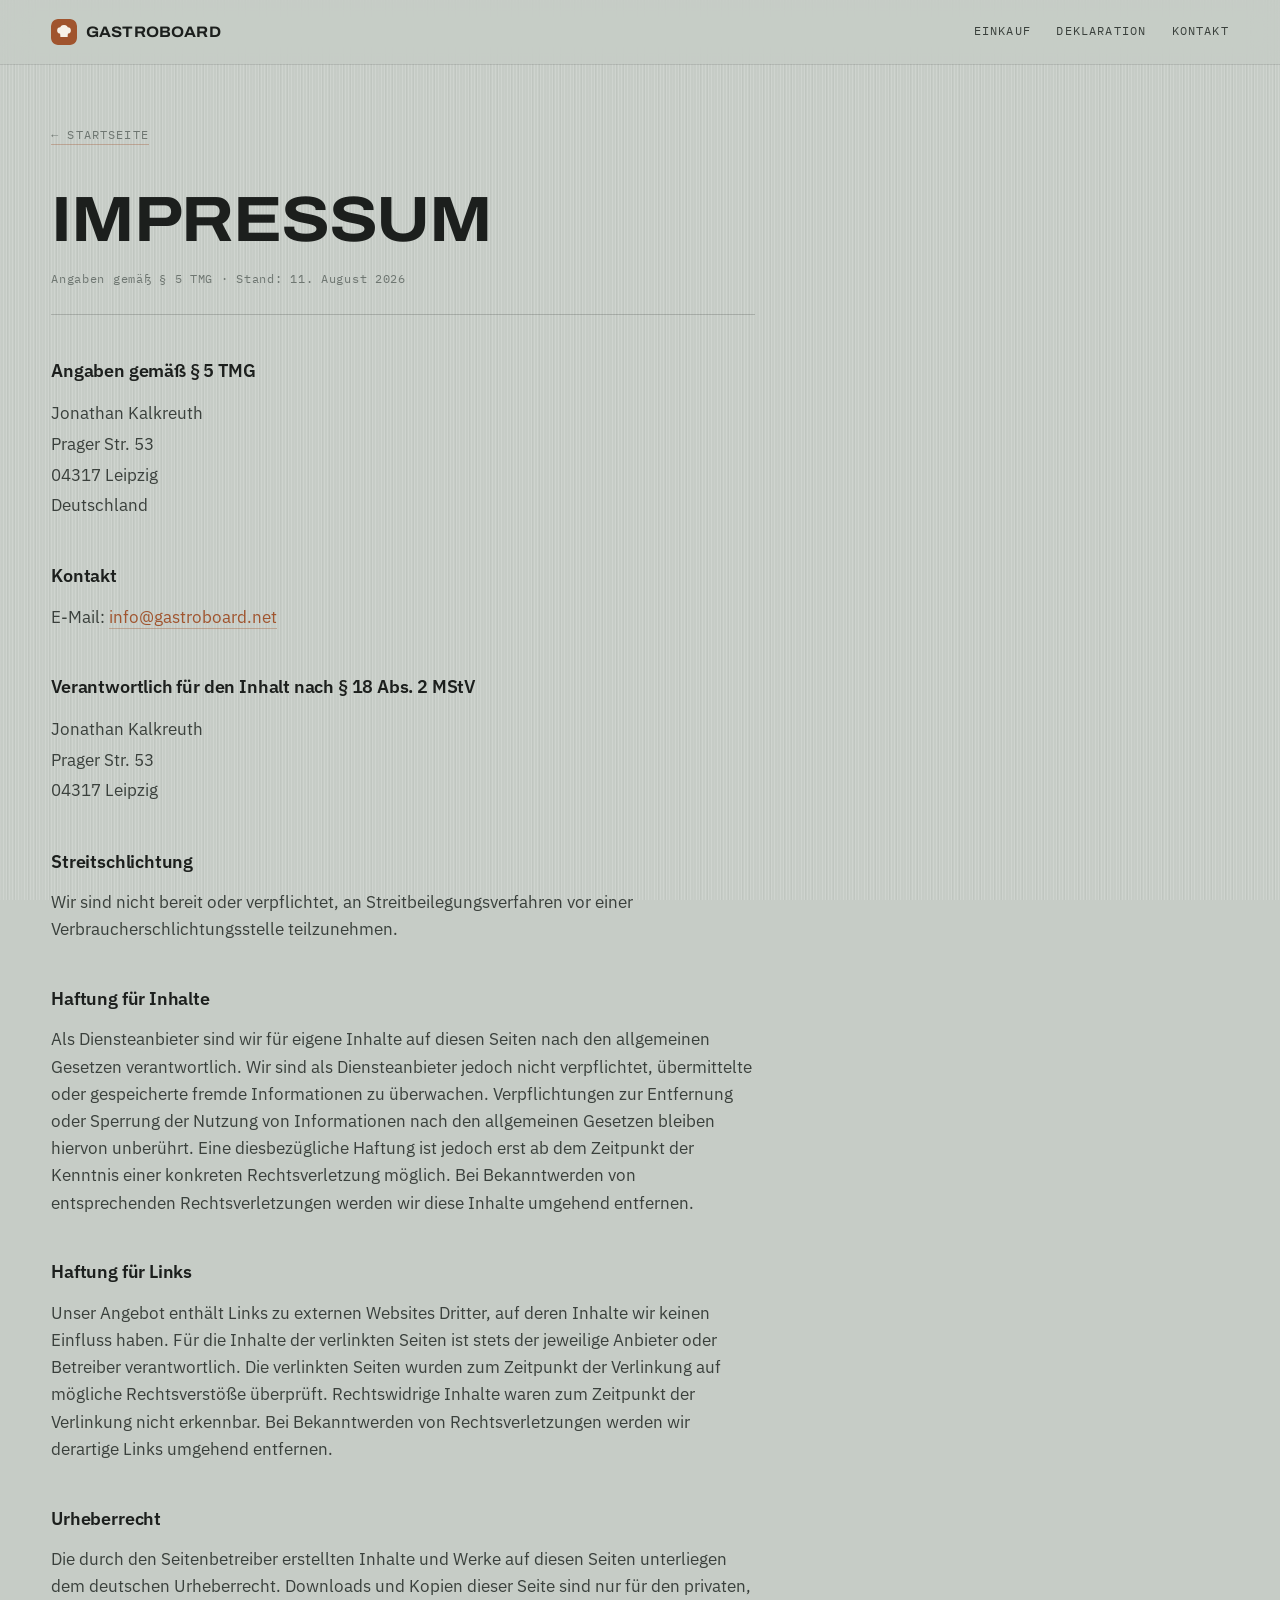
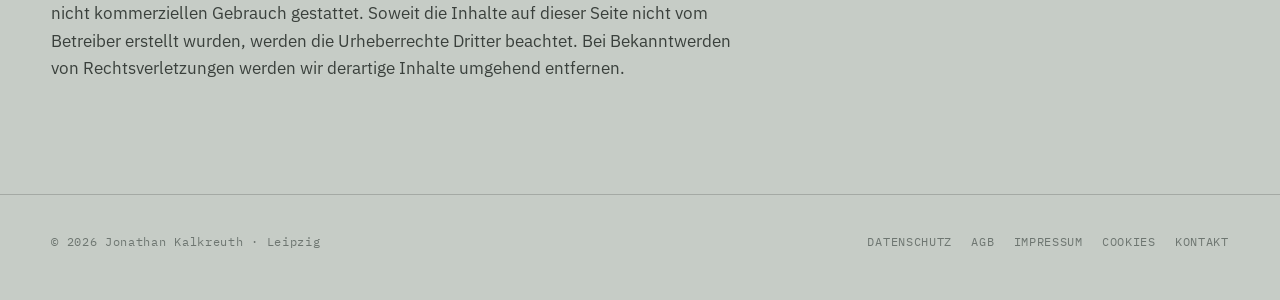
<file: impressum/index.html>
<!DOCTYPE html>
<html lang="de">
<head>
<meta charset="utf-8">
<meta name="viewport" content="width=device-width, initial-scale=1">
<title>Impressum — GastroBoard</title>
<meta name="description" content="Impressum und Anbieterkennzeichnung.">
<link rel="canonical" href="https://gastroboard.net/impressum/">
<meta property="og:type" content="article">
<meta property="og:locale" content="de_DE">
<meta property="og:site_name" content="GastroBoard">
<meta property="og:title" content="Impressum — GastroBoard">
<link rel="icon" href="/assets/logo.svg" type="image/svg+xml">
<link rel="preload" href="/fonts/archivo-var.woff2" as="font" type="font/woff2" crossorigin>
<link rel="preload" href="/fonts/plex-sans-400.woff2" as="font" type="font/woff2" crossorigin>
<link rel="stylesheet" href="/css/style.css">
</head>
<body>

<a class="skip" href="#main">Zum Inhalt springen</a>

<header class="top stuck" id="top">
  <a class="mark" href="/" aria-label="GastroBoard, Startseite">
    <svg viewBox="0 0 512 512" aria-hidden="true">
      <rect width="512" height="512" rx="112" fill="#A0542E"/>
      <g fill="#F7F1E9">
        <circle cx="256" cy="196" r="78"/><circle cx="184" cy="224" r="62"/><circle cx="328" cy="224" r="62"/>
        <rect x="178" y="216" width="156" height="94" rx="20"/>
        <path d="M194 296h124a11 11 0 0 1 11 11v36a13 13 0 0 1-13 13H196a13 13 0 0 1-13-13v-36a11 11 0 0 1 11-11z"/>
      </g>
    </svg>
    <span>GastroBoard</span>
  </a>
  <nav aria-label="Abschnitte">
    <a href="/#einkauf">Einkauf</a>
    <a href="/#deklaration">Deklaration</a>
    <a href="/kontakt/">Kontakt</a>
  </nav>
</header>

<main id="main" class="doc">
  <div class="inner">
    <a class="back" href="/">&larr; Startseite</a>
    <h1 class="display">Impressum</h1>
    <p class="meta">Angaben gemäß § 5 TMG · Stand: 11. August 2026</p>

<h2>Angaben gemäß § 5 TMG</h2>
      <address>
        Jonathan Kalkreuth<br>
        Prager Str. 53<br>
        04317 Leipzig<br>
        Deutschland
      </address>

      <h2>Kontakt</h2>
      <p>E-Mail: <a href="mailto:info@gastroboard.net">info@gastroboard.net</a></p>

      <h2>Verantwortlich für den Inhalt nach § 18 Abs. 2 MStV</h2>
      <address>
        Jonathan Kalkreuth<br>
        Prager Str. 53<br>
        04317 Leipzig
      </address>

      <h2>Streitschlichtung</h2>
      <p>Wir sind nicht bereit oder verpflichtet, an Streitbeilegungsverfahren vor einer Verbraucherschlichtungsstelle teilzunehmen.</p>

      <h2>Haftung für Inhalte</h2>
      <p>Als Diensteanbieter sind wir für eigene Inhalte auf diesen Seiten nach den allgemeinen Gesetzen verantwortlich. Wir sind als Diensteanbieter jedoch nicht verpflichtet, übermittelte oder gespeicherte fremde Informationen zu überwachen. Verpflichtungen zur Entfernung oder Sperrung der Nutzung von Informationen nach den allgemeinen Gesetzen bleiben hiervon unberührt. Eine diesbezügliche Haftung ist jedoch erst ab dem Zeitpunkt der Kenntnis einer konkreten Rechtsverletzung möglich. Bei Bekanntwerden von entsprechenden Rechtsverletzungen werden wir diese Inhalte umgehend entfernen.</p>

      <h2>Haftung für Links</h2>
      <p>Unser Angebot enthält Links zu externen Websites Dritter, auf deren Inhalte wir keinen Einfluss haben. Für die Inhalte der verlinkten Seiten ist stets der jeweilige Anbieter oder Betreiber verantwortlich. Die verlinkten Seiten wurden zum Zeitpunkt der Verlinkung auf mögliche Rechtsverstöße überprüft. Rechtswidrige Inhalte waren zum Zeitpunkt der Verlinkung nicht erkennbar. Bei Bekanntwerden von Rechtsverletzungen werden wir derartige Links umgehend entfernen.</p>

      <h2>Urheberrecht</h2>
      <p>Die durch den Seitenbetreiber erstellten Inhalte und Werke auf diesen Seiten unterliegen dem deutschen Urheberrecht. Downloads und Kopien dieser Seite sind nur für den privaten, nicht kommerziellen Gebrauch gestattet. Soweit die Inhalte auf dieser Seite nicht vom Betreiber erstellt wurden, werden die Urheberrechte Dritter beachtet. Bei Bekanntwerden von Rechtsverletzungen werden wir derartige Inhalte umgehend entfernen.</p>
  </div>
</main>

<footer class="foot">
  <span>© <span id="yr">2026</span> Jonathan Kalkreuth · Leipzig</span>
  <nav aria-label="Rechtliches">
    <a href="/datenschutz/">Datenschutz</a>
    <a href="/agb/">AGB</a>
    <a href="/impressum/">Impressum</a>
    <a href="/cookies/">Cookies</a>
    <a href="/kontakt/">Kontakt</a>
  </nav>
</footer>

<script>document.getElementById('yr').textContent = new Date().getFullYear();</script>
</body>
</html>
</file>
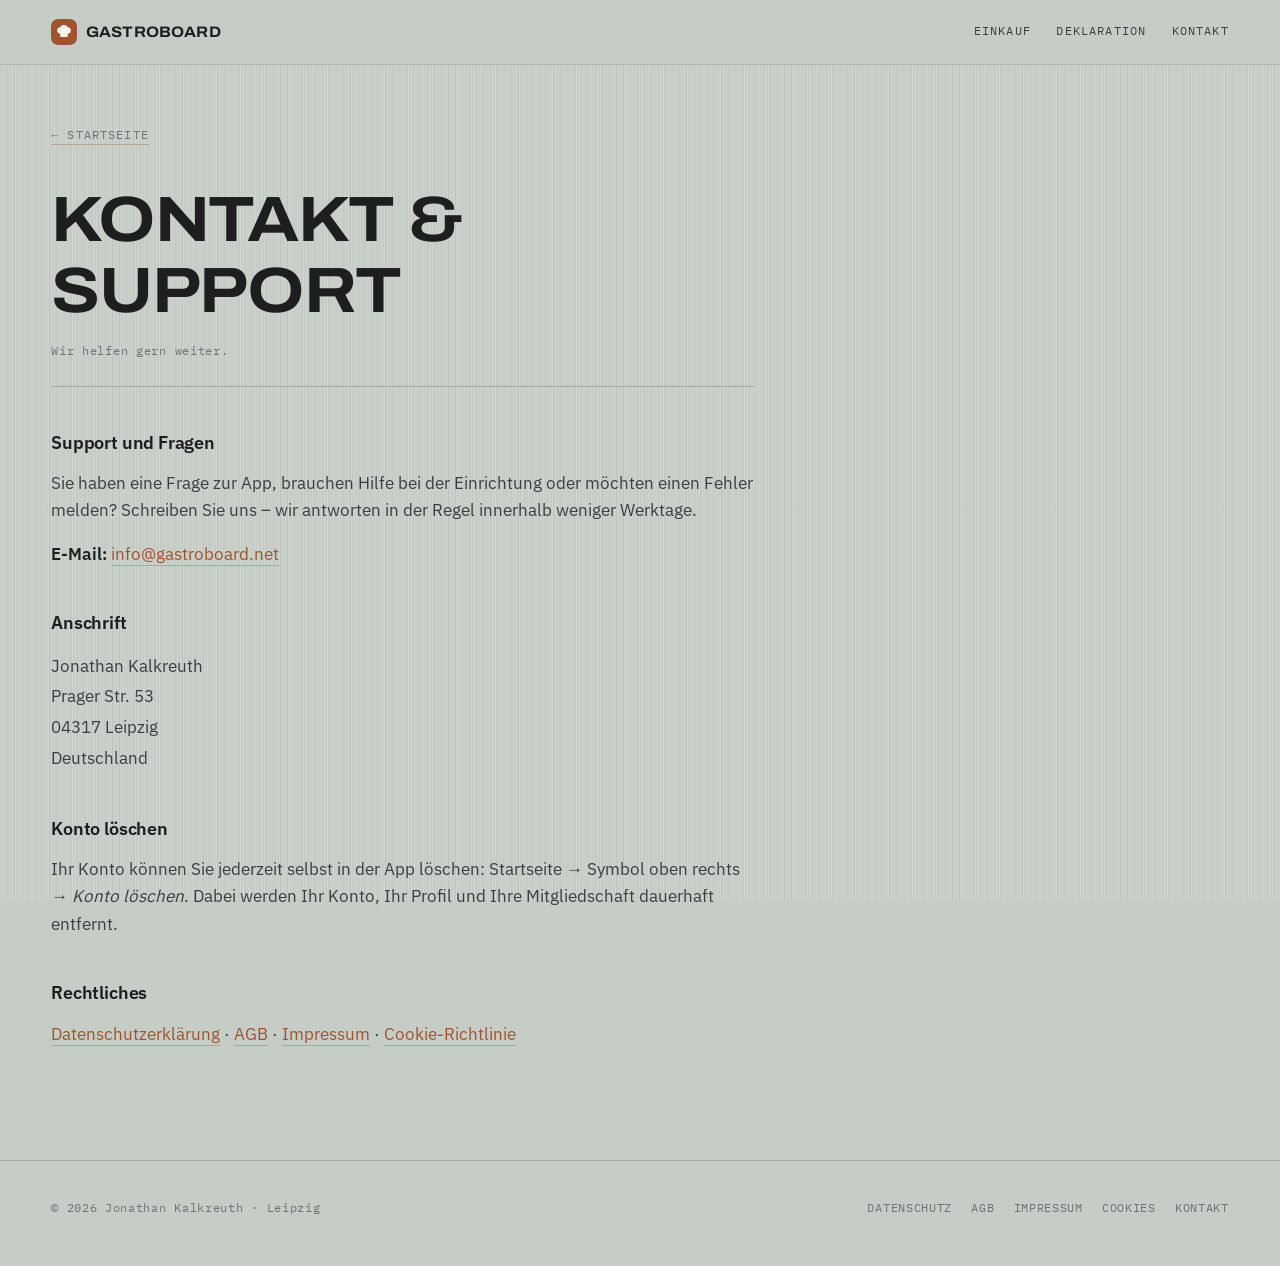
<file: kontakt/index.html>
<!DOCTYPE html>
<html lang="de">
<head>
<meta charset="utf-8">
<meta name="viewport" content="width=device-width, initial-scale=1">
<title>Kontakt &amp; Support — GastroBoard</title>
<meta name="description" content="Support und Kontakt rund um GastroBoard.">
<link rel="canonical" href="https://gastroboard.net/kontakt/">
<meta property="og:type" content="article">
<meta property="og:locale" content="de_DE">
<meta property="og:site_name" content="GastroBoard">
<meta property="og:title" content="Kontakt &amp; Support — GastroBoard">
<link rel="icon" href="/assets/logo.svg" type="image/svg+xml">
<link rel="preload" href="/fonts/archivo-var.woff2" as="font" type="font/woff2" crossorigin>
<link rel="preload" href="/fonts/plex-sans-400.woff2" as="font" type="font/woff2" crossorigin>
<link rel="stylesheet" href="/css/style.css">
</head>
<body>

<a class="skip" href="#main">Zum Inhalt springen</a>

<header class="top stuck" id="top">
  <a class="mark" href="/" aria-label="GastroBoard, Startseite">
    <svg viewBox="0 0 512 512" aria-hidden="true">
      <rect width="512" height="512" rx="112" fill="#A0542E"/>
      <g fill="#F7F1E9">
        <circle cx="256" cy="196" r="78"/><circle cx="184" cy="224" r="62"/><circle cx="328" cy="224" r="62"/>
        <rect x="178" y="216" width="156" height="94" rx="20"/>
        <path d="M194 296h124a11 11 0 0 1 11 11v36a13 13 0 0 1-13 13H196a13 13 0 0 1-13-13v-36a11 11 0 0 1 11-11z"/>
      </g>
    </svg>
    <span>GastroBoard</span>
  </a>
  <nav aria-label="Abschnitte">
    <a href="/#einkauf">Einkauf</a>
    <a href="/#deklaration">Deklaration</a>
    <a href="/kontakt/">Kontakt</a>
  </nav>
</header>

<main id="main" class="doc">
  <div class="inner">
    <a class="back" href="/">&larr; Startseite</a>
    <h1 class="display">Kontakt &amp; Support</h1>
    <p class="meta">Wir helfen gern weiter.</p>

<h2>Support und Fragen</h2>
      <p>Sie haben eine Frage zur App, brauchen Hilfe bei der Einrichtung oder möchten einen Fehler melden? Schreiben Sie uns – wir antworten in der Regel innerhalb weniger Werktage.</p>
      <p><strong>E-Mail:</strong> <a href="mailto:info@gastroboard.net">info@gastroboard.net</a></p>

      <h2>Anschrift</h2>
      <address>
        Jonathan Kalkreuth<br>
        Prager Str. 53<br>
        04317 Leipzig<br>
        Deutschland
      </address>

      <h2>Konto löschen</h2>
      <p>Ihr Konto können Sie jederzeit selbst in der App löschen: Startseite &rarr; Symbol oben rechts &rarr; <em>Konto löschen</em>. Dabei werden Ihr Konto, Ihr Profil und Ihre Mitgliedschaft dauerhaft entfernt.</p>

      <h2>Rechtliches</h2>
      <p>
        <a href="/datenschutz/">Datenschutzerklärung</a> ·
        <a href="/agb/">AGB</a> ·
        <a href="/impressum/">Impressum</a> ·
        <a href="/cookies/">Cookie-Richtlinie</a>
      </p>
  </div>
</main>

<footer class="foot">
  <span>© <span id="yr">2026</span> Jonathan Kalkreuth · Leipzig</span>
  <nav aria-label="Rechtliches">
    <a href="/datenschutz/">Datenschutz</a>
    <a href="/agb/">AGB</a>
    <a href="/impressum/">Impressum</a>
    <a href="/cookies/">Cookies</a>
    <a href="/kontakt/">Kontakt</a>
  </nav>
</footer>

<script>document.getElementById('yr').textContent = new Date().getFullYear();</script>
</body>
</html>
</file>
<file: css/style.css>
/* ==========================================================================
   GastroBoard — Website

   Gestaltungsidee: Ein Küchentag läuft nach Uhrzeit. Die Seite ist selbst
   ein Ablaufplan. Als Material dient Edelstahl — die Oberfläche, auf der
   in jeder Profiküche gearbeitet wird.

   Farbe    Edelstahl als Fläche, Tinte als Schrift, Terrakotta als Marke.
   Schrift  Archivo (breit laufend, wie Beschriftungen an Geräten),
            IBM Plex Sans für Fließtext, IBM Plex Mono für Zeiten und Codes.
   ========================================================================== */

/* --- Schriften, selbst gehostet ----------------------------------------- */
/* Bewusst nicht über Google Fonts eingebunden: Dabei würde bei jedem Aufruf
   die IP-Adresse des Besuchers an Google übertragen — in Deutschland ein
   bekanntes Datenschutzproblem. Selbst ausgeliefert entfällt das, und die
   Seite lädt schneller. */

@font-face {
  font-family: "Archivo";
  src: url("/fonts/archivo-var.woff2") format("woff2-variations");
  font-weight: 100 900;
  font-stretch: 62% 125%;
  font-display: swap;
}
@font-face {
  font-family: "Plex Sans";
  src: url("/fonts/plex-sans-400.woff2") format("woff2");
  font-weight: 400; font-display: swap;
}
@font-face {
  font-family: "Plex Sans";
  src: url("/fonts/plex-sans-500.woff2") format("woff2");
  font-weight: 500; font-display: swap;
}
@font-face {
  font-family: "Plex Sans";
  src: url("/fonts/plex-sans-600.woff2") format("woff2");
  font-weight: 600; font-display: swap;
}
@font-face {
  font-family: "Plex Mono";
  src: url("/fonts/plex-mono-400.woff2") format("woff2");
  font-weight: 400; font-display: swap;
}
@font-face {
  font-family: "Plex Mono";
  src: url("/fonts/plex-mono-500.woff2") format("woff2");
  font-weight: 500; font-display: swap;
}

:root {
  /* --- Edelstahl ------------------------------------------------------- */
  --steel-050: #EDEFEC;
  --steel-100: #DDE1DC;
  --steel-200: #C6CCC6;   /* Grundfläche */
  --steel-300: #AAB2AC;
  --steel-500: #6E7671;
  --steel-700: #3A403C;
  --ink:       #1C1F1D;

  /* --- Papier & Marke -------------------------------------------------- */
  --paper:      #F7F7F4;   /* Bons, Karten, Etiketten */
  --terracotta: #A0542E;   /* Markenfarbe der App */
  --terracotta-lo: rgba(160, 84, 46, .10);

  /* --- Schrift --------------------------------------------------------- */
  --display: "Archivo", "Helvetica Neue", Arial, sans-serif;
  --body:    "Plex Sans", -apple-system, BlinkMacSystemFont, sans-serif;
  --mono:    "Plex Mono", ui-monospace, "SF Mono", Menlo, monospace;

  /* --- Raster ---------------------------------------------------------- */
  --rail: 150px;            /* Spalte für Uhrzeit + Schiene */
  --st-pad: clamp(4.5rem, 12vh, 9rem);   /* oberer Abstand je Posten */
  --rail-x: 104px;          /* Abstand der Schiene vom Seitenrand */
  --pad: clamp(20px, 4vw, 64px);
  --maxw: 1240px;

  --ease: cubic-bezier(.22, .61, .36, 1);
}

/* --------------------------------------------------------------- Basis --- */

*, *::before, *::after { box-sizing: border-box; }

html { -webkit-text-size-adjust: 100%; }

body {
  margin: 0;
  background: var(--steel-200);
  color: var(--ink);
  font-family: var(--body);
  font-size: 17px;
  line-height: 1.6;
  -webkit-font-smoothing: antialiased;
  overflow-x: hidden;

  /* Gebürsteter Stahl: sehr feine, unregelmäßige Linien */
  background-image:
    repeating-linear-gradient(
      90deg,
      rgba(255,255,255,.16) 0px,
      rgba(255,255,255,.16) 1px,
      transparent 1px,
      transparent 3px
    ),
    repeating-linear-gradient(
      90deg,
      rgba(28,31,29,.035) 0px,
      rgba(28,31,29,.035) 1px,
      transparent 1px,
      transparent 7px
    );
  background-attachment: fixed;
}

h1, h2, h3 { margin: 0; font-family: var(--display); font-weight: 700; }
p { margin: 0; }
a { color: inherit; text-decoration: none; }
img, svg { display: block; max-width: 100%; }

:focus-visible {
  outline: 2px solid var(--terracotta);
  outline-offset: 3px;
}

.skip {
  position: absolute; left: -9999px; top: 0;
  background: var(--ink); color: var(--steel-050);
  padding: .8rem 1.2rem; z-index: 200;
}
.skip:focus { left: 0; }

/* Grosse Displayschrift: breit laufend wie Geräte-Beschriftung */
.display {
  font-family: var(--display);
  font-variation-settings: "wdth" 112;
  font-weight: 700;
  /* Deutsche Versalien brauchen Luft: Unterlängen wie das Komma treffen
     sonst auf die Umlautpunkte der Zeile darunter. */
  line-height: 1.12;
  letter-spacing: -0.02em;
  text-transform: uppercase;
}

.mono {
  font-family: var(--mono);
  font-size: .74rem;
  letter-spacing: .1em;
  text-transform: uppercase;
}

/* -------------------------------------------------------------- Header --- */

.top {
  position: fixed; inset: 0 0 auto 0;
  z-index: 100;
  display: flex; align-items: center; gap: 1rem;
  padding: 0 var(--pad);
  height: 64px;
  background: rgba(198, 204, 198, 0);
  transition: background .4s var(--ease), backdrop-filter .4s var(--ease);
}
.top.stuck {
  background: rgba(198, 204, 198, .78);
  backdrop-filter: blur(14px) saturate(140%);
  -webkit-backdrop-filter: blur(14px) saturate(140%);
  box-shadow: 0 1px 0 rgba(28,31,29,.12);
}

.mark { display: flex; align-items: center; gap: .55rem; }
.mark svg { width: 26px; height: 26px; border-radius: 7px; flex: none; }
.mark span {
  font-family: var(--display);
  font-variation-settings: "wdth" 108;
  font-weight: 700; font-size: .95rem;
  letter-spacing: .01em; text-transform: uppercase;
}

.top nav {
  margin-left: auto;
  display: flex; gap: 1.6rem;
}
.top nav a {
  font-family: var(--mono);
  font-size: .72rem; letter-spacing: .1em; text-transform: uppercase;
  color: var(--steel-700);
  padding: .3rem 0;
  border-bottom: 1px solid transparent;
  transition: color .25s, border-color .25s;
}
.top nav a:hover { color: var(--ink); border-bottom-color: var(--terracotta); }

.status {
  font-family: var(--mono);
  font-size: .68rem; letter-spacing: .12em; text-transform: uppercase;
  color: var(--paper);
  background: var(--ink);
  padding: .5rem .85rem;
  white-space: nowrap;
}
@media (max-width: 860px) {
  .top nav { display: none; }
  .status { margin-left: auto; font-size: .6rem; padding: .45rem .6rem; }
  .mark span { font-size: .82rem; }
}
@media (max-width: 400px) {
  /* Auf sehr schmalen Geräten nur das Nötigste */
  .status { font-size: .56rem; letter-spacing: .08em; }
}

/* ---------------------------------------------------------------- Hero --- */

.hero {
  min-height: 100svh;
  display: flex; flex-direction: column; justify-content: flex-end;
  padding: 96px var(--pad) clamp(28px, 5vh, 56px);
  position: relative;
}

.hero-meta {
  display: flex; flex-wrap: wrap; gap: .6rem 1.8rem;
  color: var(--steel-700);
  margin-bottom: clamp(1.5rem, 5vh, 3rem);
}

.hero h1 {
  font-size: clamp(3rem, 10.5vw, 9.2rem);
  margin-bottom: clamp(1.4rem, 4vh, 2.5rem);
}
.hero h1 .ln { display: block; overflow: hidden; }
.hero h1 .ln > span { display: block; }
.hero h1 em { font-style: normal; color: var(--terracotta); }

.hero-foot {
  display: grid;
  grid-template-columns: minmax(0, 1fr) auto;
  gap: 2rem clamp(2rem, 6vw, 6rem);
  align-items: end;
  border-top: 1px solid rgba(28,31,29,.22);
  padding-top: 1.4rem;
}
.hero-foot p {
  max-width: 34rem;
  font-size: clamp(1rem, 1.5vw, 1.15rem);
  color: var(--steel-700);
}
.hero-foot .platforms {
  display: flex; gap: 1.2rem;
  color: var(--steel-500);
  white-space: nowrap;
}

@media (max-width: 820px) {
  .hero-foot { grid-template-columns: 1fr; }
  .hero-foot .platforms { display: none; }
}

/* ------------------------------------------------------- Zeitleiste ------ */

.day { position: relative; }

/* Die Schiene läuft durch den gesamten Tagesablauf */
.rail {
  position: absolute;
  left: calc(var(--pad) + var(--rail-x));
  top: 0; bottom: 0;
  width: 1px;
  background: rgba(28,31,29,.18);
}
.rail::after {                     /* gefüllter Teil, wächst beim Scrollen */
  content: "";
  position: absolute; inset: 0 auto auto 0;
  width: 1px; height: 0;
  background: var(--terracotta);
}

.station {
  position: relative;
  padding: var(--st-pad) var(--pad);
  padding-left: calc(var(--pad) + var(--rail));
}
.stamp {
  position: absolute;
  left: var(--pad);
  top: var(--st-pad);
  width: calc(var(--rail-x) - 22px);
  text-align: right;
}
.stamp .time {
  font-family: var(--mono);
  font-size: 1.05rem; font-weight: 500;
  letter-spacing: .02em;
  color: var(--ink);
}
.stamp .dot {
  position: absolute; left: var(--rail-x); top: .58rem;
  width: 9px; height: 9px; margin-left: -4px;
  background: var(--steel-200);
  border: 1px solid var(--steel-500);
  border-radius: 50%;
  transition: background .4s var(--ease), border-color .4s var(--ease), transform .4s var(--ease);
}
.station.live .stamp .dot {
  background: var(--terracotta);
  border-color: var(--terracotta);
  transform: scale(1.35);
}
/* Schmale Geräte: Uhrzeit über den Text, Punkt bleibt auf der Schiene.
   Diese Regeln stehen bewusst nach den Grundregeln — sonst gewinnen bei
   gleicher Spezifität die weiter unten stehenden Zeilen. */
@media (max-width: 860px) {
  :root { --rail-x: 6px; }
  .station { padding-left: calc(var(--pad) + 28px); }
  .stamp {
    position: static;
    width: auto;
    text-align: left;
    margin-bottom: .6rem;
  }
  .stamp .time { font-size: .82rem; }
  .stamp .dot {
    left: calc(var(--pad) + var(--rail-x) - 4px);
    top: calc(var(--st-pad) + .45rem);
  }
}

.station h2 {
  font-size: clamp(2rem, 5.4vw, 4.2rem);
  max-width: 16ch;
  margin-bottom: 1.2rem;
}
.station h2 .ln { display: block; overflow: hidden; }
.station h2 .ln > span { display: block; }

.station .lede {
  max-width: 40rem;
  font-size: clamp(1.02rem, 1.4vw, 1.18rem);
  color: var(--steel-700);
}

.eyebrow {
  font-family: var(--mono);
  font-size: .7rem; letter-spacing: .16em; text-transform: uppercase;
  color: var(--terracotta);
  margin-bottom: .9rem;
  display: block;
}

/* ------------------------------------------------------------- Bons ------ */
/* Karten sehen aus wie Bons / Etiketten aus der Küche.
   Kein Rundungsradius — Papier ist eckig. */

.slips {
  display: grid;
  grid-template-columns: repeat(auto-fit, minmax(230px, 1fr));
  gap: 1px;
  margin-top: 2.6rem;
  background: rgba(28,31,29,.16);
  border: 1px solid rgba(28,31,29,.16);
}
.slip {
  background: var(--paper);
  padding: 1.5rem 1.4rem 1.7rem;
  position: relative;
  transition: background .3s var(--ease);
}
.slip:hover { background: #fff; }
.slip .idx {
  font-family: var(--mono);
  font-size: .68rem; letter-spacing: .1em;
  color: var(--steel-500);
  display: block; margin-bottom: 1.6rem;
}
.slip h3 {
  font-family: var(--body);
  font-weight: 600; font-size: 1.06rem;
  letter-spacing: -0.01em;
  margin-bottom: .45rem;
}
.slip p { font-size: .93rem; color: var(--steel-700); }

/* --------------------------------------------------- Einkaufs-Rechnung --- */
/* Das Herzstück: aus drei Rezepten wird eine Bestellung. */

.merge {
  margin-top: 3rem;
  display: grid;
  grid-template-columns: 1fr auto 1fr;
  gap: clamp(1.2rem, 3vw, 3rem);
  align-items: center;
}
@media (max-width: 900px) {
  .merge { grid-template-columns: 1fr; gap: 1.6rem; }
  .merge .arrow { transform: rotate(90deg); justify-self: start; }
}

.sources { display: grid; gap: .5rem; }

.rcp {
  background: var(--paper);
  border-left: 3px solid var(--steel-300);
  padding: .85rem 1rem;
  display: grid;
  grid-template-columns: 1fr auto;
  align-items: baseline;
  gap: .5rem;
}
.rcp .name { font-weight: 500; font-size: .95rem; }
.rcp .qty {
  font-family: var(--mono);
  font-size: .88rem;
  color: var(--steel-700);
}
.rcp.on { border-left-color: var(--terracotta); }

.arrow { color: var(--steel-500); }
.arrow svg { width: 34px; height: 34px; }

.result {
  background: var(--ink);
  color: var(--paper);
  padding: 1.5rem 1.5rem 1.6rem;
}
.result .hd {
  font-family: var(--mono);
  font-size: .68rem; letter-spacing: .14em; text-transform: uppercase;
  color: var(--steel-300);
  padding-bottom: .9rem;
  border-bottom: 1px solid rgba(247,247,244,.18);
  margin-bottom: 1rem;
  display: flex; justify-content: space-between;
}
.result .row {
  display: grid; grid-template-columns: 1fr auto;
  align-items: baseline; gap: 1rem;
  padding: .42rem 0;
}
.result .row .name { font-size: .98rem; }
.result .row .qty {
  font-family: var(--mono);
  font-size: 1.02rem; font-weight: 500;
  color: #fff;
}
.result .row.hi .qty { color: var(--terracotta); }
.result .note {
  margin-top: 1.1rem; padding-top: .9rem;
  border-top: 1px solid rgba(247,247,244,.18);
  font-size: .82rem; color: var(--steel-300);
}

/* ------------------------------------------------------- Deklaration ----- */

.decl { background: var(--ink); color: var(--steel-100); }

/* Die Schiene läuft hinter dem dunklen Abschnitt weiter — hier wird sie
   in Hell fortgesetzt, damit der Tag nicht optisch abreisst. */
.decl::before {
  content: "";
  position: absolute;
  left: calc(var(--pad) + var(--rail-x));
  top: 0; bottom: 0; width: 1px;
  background: rgba(247,247,244,.2);
}
.decl .stamp .time { color: var(--steel-050); }
.decl .stamp .dot { background: var(--ink); border-color: var(--steel-500); }
.decl .lede { color: var(--steel-300); }
.decl h2 { color: var(--steel-050); }

.keygrid {
  margin-top: 2.8rem;
  display: grid;
  grid-template-columns: repeat(auto-fill, minmax(148px, 1fr));
  gap: 1px;
  background: rgba(247,247,244,.14);
  border: 1px solid rgba(247,247,244,.14);
}
.key {
  background: var(--ink);
  padding: .85rem .9rem 1rem;
  display: flex; flex-direction: column; gap: .3rem;
}
.key .c {
  font-family: var(--mono);
  font-size: 1.15rem; font-weight: 500;
  color: var(--terracotta);
  line-height: 1;
}
.key .l { font-size: .8rem; color: var(--steel-300); line-height: 1.35; }
.key.sub { padding-left: 1.7rem; }
.key.sub .c { font-size: .95rem; color: var(--steel-100); }

.decl-foot {
  margin-top: 1.4rem;
  font-family: var(--mono);
  font-size: .72rem; letter-spacing: .08em;
  color: var(--steel-500);
}

/* ----------------------------------------------------------- Abschluss --- */

.close-cta {
  padding: clamp(5rem, 14vh, 10rem) var(--pad);
  border-top: 1px solid rgba(28,31,29,.2);
}
.close-cta h2 {
  font-size: clamp(2.4rem, 8vw, 6.5rem);
  margin-bottom: 1.6rem;
}
.close-cta .row {
  display: flex; flex-wrap: wrap; gap: 1.6rem 2.4rem; align-items: center;
  border-top: 1px solid rgba(28,31,29,.2);
  padding-top: 1.6rem;
}
.mailto {
  font-family: var(--mono);
  font-size: .95rem; letter-spacing: .02em;
  border-bottom: 1px solid var(--terracotta);
  padding-bottom: 2px;
  transition: color .25s;
}
.mailto:hover { color: var(--terracotta); }

/* -------------------------------------------------------------- Footer --- */

.foot {
  padding: 2.4rem var(--pad) 3rem;
  border-top: 1px solid rgba(28,31,29,.2);
  display: flex; flex-wrap: wrap; gap: 1.2rem 2rem;
  align-items: center;
  font-family: var(--mono);
  font-size: .72rem; letter-spacing: .06em;
  color: var(--steel-500);
}
.foot nav { display: flex; flex-wrap: wrap; gap: 1.2rem; margin-left: auto; }
.foot a { text-transform: uppercase; transition: color .25s; }
.foot a:hover { color: var(--ink); }
.foot .legal-note { flex-basis: 100%; color: var(--steel-500); }

/* -------------------------------------------------------- Rechtsseiten --- */

.doc { padding: 120px var(--pad) 6rem; }
.doc .inner { max-width: 44rem; }
.doc .back {
  font-family: var(--mono); font-size: .72rem; letter-spacing: .1em;
  text-transform: uppercase; color: var(--steel-500);
  display: inline-block; margin-bottom: 2.4rem;
  transition: color .25s;
}
.doc .back:hover { color: var(--terracotta); }
.doc h1 {
  font-size: clamp(2.2rem, 6vw, 4rem);
  margin-bottom: .9rem;
}
.doc .meta {
  font-family: var(--mono); font-size: .74rem; letter-spacing: .06em;
  color: var(--steel-500); margin-bottom: 2.6rem;
  padding-bottom: 1.6rem; border-bottom: 1px solid rgba(28,31,29,.2);
}
.doc h2 {
  font-family: var(--body); font-weight: 600;
  font-size: 1.12rem; letter-spacing: -0.01em;
  margin: 2.6rem 0 .8rem;
}
.doc h3 { font-family: var(--body); font-weight: 600; font-size: 1rem; margin: 1.6rem 0 .5rem; }
.doc p, .doc ul { margin-bottom: 1rem; color: var(--steel-700); }
.doc ul { padding-left: 1.1rem; }
.doc li { margin-bottom: .4rem; }
.doc a { color: var(--terracotta); border-bottom: 1px solid rgba(160,84,46,.35); }
.doc address { font-style: normal; color: var(--steel-700); line-height: 1.8; margin-bottom: 1rem; }
.doc strong { color: var(--ink); font-weight: 600; }

/* -------------------------------------------------------------- Motion --- */

[data-anim] { will-change: transform, opacity; }

@media (prefers-reduced-motion: reduce) {
  * { animation: none !important; transition-duration: .01ms !important; }
  html { scroll-behavior: auto; }
}
</file>
